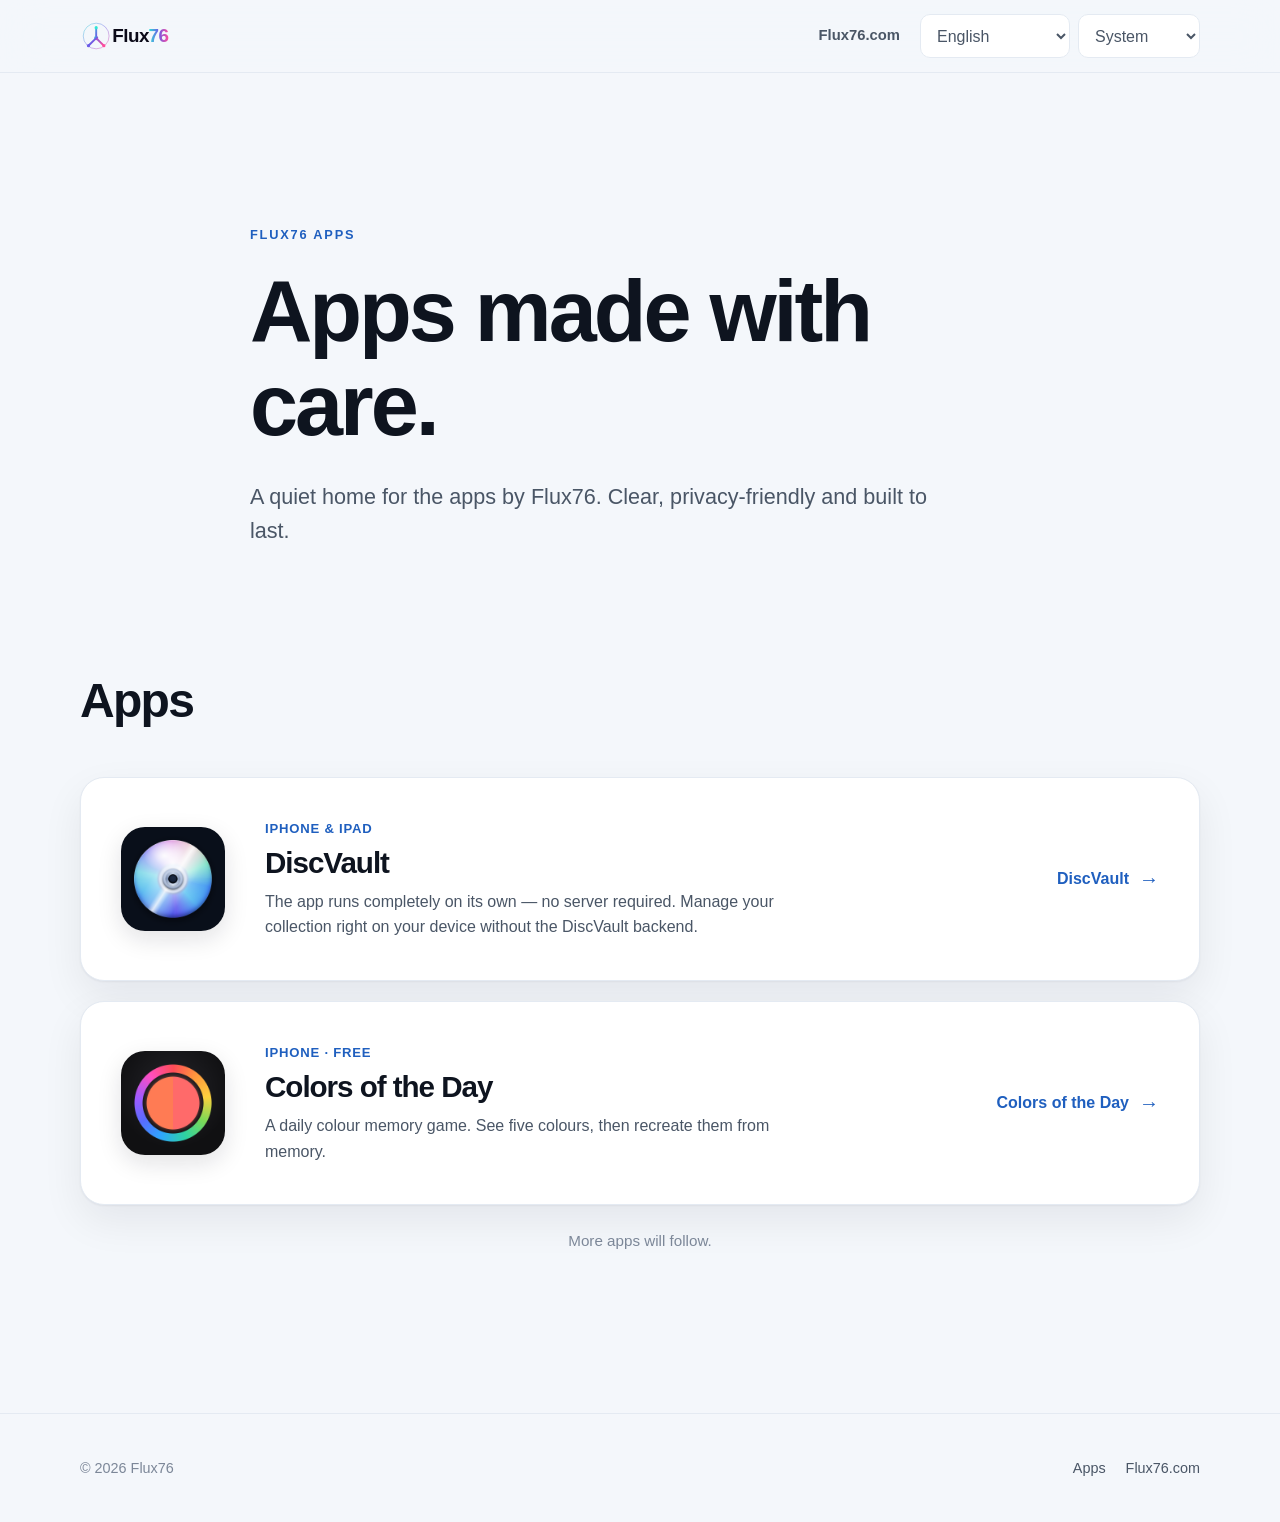
<file: index.html>
<!doctype html>
<html lang="en">
<head>
  <meta charset="utf-8">
  <meta name="viewport" content="width=device-width, initial-scale=1">
  <title>Flux76 Apps</title>
  <meta name="description" content="Discover the official apps by Flux76: thoughtful, privacy-friendly software for iPhone and iPad, built to last.">
  <meta name="author" content="Flux76">
  <meta name="robots" content="index, follow, max-image-preview:large, max-snippet:-1, max-video-preview:-1">
  <meta property="og:title" content="Flux76 Apps">
  <meta property="og:description" content="Thoughtful, privacy-friendly apps made by Flux76 and built to last.">
  <meta property="og:type" content="website">
  <meta property="og:url" content="https://flux76.app/">
  <meta property="og:site_name" content="Flux76 Apps">
  <meta property="og:image" content="https://flux76.app/og-image.png">
  <meta property="og:image:width" content="1200">
  <meta property="og:image:height" content="630">
  <meta property="og:image:alt" content="Flux76 Apps">
  <meta name="twitter:card" content="summary_large_image">
  <meta name="twitter:title" content="Flux76 Apps">
  <meta name="twitter:description" content="Thoughtful, privacy-friendly apps made by Flux76 and built to last.">
  <meta name="twitter:image" content="https://flux76.app/og-image.png">
  <meta name="twitter:image:alt" content="Flux76 Apps">
  <link rel="canonical" href="https://flux76.app/">
  <link rel="icon" href="/favicon.svg" type="image/svg+xml">
  <link rel="stylesheet" href="/assets/site.css">
  <script type="application/ld+json">
    {
      "@context": "https://schema.org",
      "@graph": [
        {
          "@type": "Organization",
          "@id": "https://flux76.com/#organization",
          "name": "Flux76",
          "url": "https://flux76.com/",
          "logo": {
            "@type": "ImageObject",
            "url": "https://flux76.app/assets/img/flux76-mark.svg"
          },
          "sameAs": [
            "https://github.com/Flux76HQ",
            "https://bsky.app/profile/flux76hq.bsky.social"
          ]
        },
        {
          "@type": "WebSite",
          "@id": "https://flux76.app/#website",
          "url": "https://flux76.app/",
          "name": "Flux76 Apps",
          "description": "The official catalog of apps developed by Flux76.",
          "publisher": {
            "@id": "https://flux76.com/#organization"
          },
          "inLanguage": "en"
        },
        {
          "@type": "CollectionPage",
          "@id": "https://flux76.app/#webpage",
          "url": "https://flux76.app/",
          "name": "Flux76 Apps",
          "description": "Discover thoughtful, privacy-friendly apps made by Flux76.",
          "isPartOf": {
            "@id": "https://flux76.app/#website"
          },
          "about": {
            "@id": "https://flux76.com/#organization"
          },
          "mainEntity": {
            "@type": "ItemList",
            "numberOfItems": 2,
            "itemListElement": [
              {
                "@type": "ListItem",
                "position": 1,
                "name": "DiscVault",
                "url": "https://flux76.app/discvault/"
              },
              {
                "@type": "ListItem",
                "position": 2,
                "name": "Colors of the Day",
                "url": "https://flux76.app/colors-of-the-day/"
              }
            ]
          },
          "inLanguage": "en"
        }
      ]
    }
  </script>
  <script>
    (() => {
      const theme = localStorage.getItem("flux76-theme");
      if (theme === "light" || theme === "dark") {
        document.documentElement.dataset.theme = theme;
      }
    })();
  </script>
</head>
<body data-page="home">
  <header class="site-header">
    <nav class="shell nav" aria-label="Primary">
      <a class="brand" href="/" aria-label="Flux76 Apps">
        <img class="logo-light" src="/assets/img/flux76-lockup-light.svg" alt="Flux76" width="1360" height="360">
        <img class="logo-dark" src="/assets/img/flux76-lockup-dark.svg" alt="Flux76" width="1360" height="360">
        <img class="logo-mark" src="/assets/img/flux76-mark.svg" alt="Flux76" width="360" height="360">
      </a>
      <div class="nav-actions">
        <a class="nav-link" href="https://flux76.com">Flux76.com</a>
        <select class="control language-select" aria-label="Language">
          <option value="en">English</option>
          <option value="cs">Čeština</option>
          <option value="da">Dansk</option>
          <option value="de">Deutsch</option>
          <option value="el">Ελληνικά</option>
          <option value="es">Español</option>
          <option value="fi">Suomi</option>
          <option value="fr">Français</option>
          <option value="hu">Magyar</option>
          <option value="it">Italiano</option>
          <option value="ja">日本語</option>
          <option value="ko">한국어</option>
          <option value="nl">Nederlands</option>
          <option value="no">Norsk</option>
          <option value="pl">Polski</option>
          <option value="pt">Português</option>
          <option value="sv">Svenska</option>
          <option value="tr">Türkçe</option>
          <option value="uk">Українська</option>
          <option value="zh">中文</option>
        </select>
        <select class="control theme-select" aria-label="Appearance">
          <option value="system">System</option>
          <option value="light">Light</option>
          <option value="dark">Dark</option>
        </select>
      </div>
    </nav>
  </header>

  <main>
    <section class="hero">
      <div class="shell hero-copy">
        <p class="eyebrow">Flux76 apps</p>
        <h1 data-i18n="hero_title">Apps made with care.</h1>
        <p class="hero-lede" data-i18n="hero_lede">A quiet home for the apps by Flux76. Clear, privacy-friendly and built to last.</p>
      </div>
    </section>

    <section class="apps-section" aria-labelledby="apps-title">
      <div class="shell">
        <div class="section-heading">
          <h2 id="apps-title">Apps</h2>
        </div>

        <a class="app-card" href="/discvault/">
          <img class="app-icon" src="/assets/img/discvault-icon.png" alt="DiscVault" width="512" height="512">
          <div>
            <p class="app-meta" data-i18n="app_platform">iPhone and iPad</p>
            <h3>DiscVault</h3>
            <p class="app-summary" data-i18n="app_description">Bring your 4K UHD, Blu-ray and DVD collection together in one clear library.</p>
          </div>
          <span class="card-action">DiscVault</span>
        </a>

        <a class="app-card" href="/colors-of-the-day/">
          <img class="app-icon" src="/assets/img/colors-of-the-day/icon.png" alt="Colors of the Day" width="512" height="512">
          <div>
            <p class="app-meta" data-i18n="cotd_platform">iPhone · Free</p>
            <h3>Colors of the Day</h3>
            <p class="app-summary" data-i18n="cotd_description">A daily colour memory game. See five colours, then recreate them from memory.</p>
          </div>
          <span class="card-action">Colors of the Day</span>
        </a>

        <p class="coming-note" data-i18n="coming_note">More apps will follow.</p>
      </div>
    </section>
  </main>

  <footer class="site-footer">
    <div class="shell footer-inner">
      <p>&copy; <span data-current-year></span> Flux76</p>
      <div class="footer-links">
        <a href="/">Apps</a>
        <a href="https://flux76.com">Flux76.com</a>
      </div>
    </div>
  </footer>

  <script src="/assets/site.js"></script>
</body>
</html>
</file>
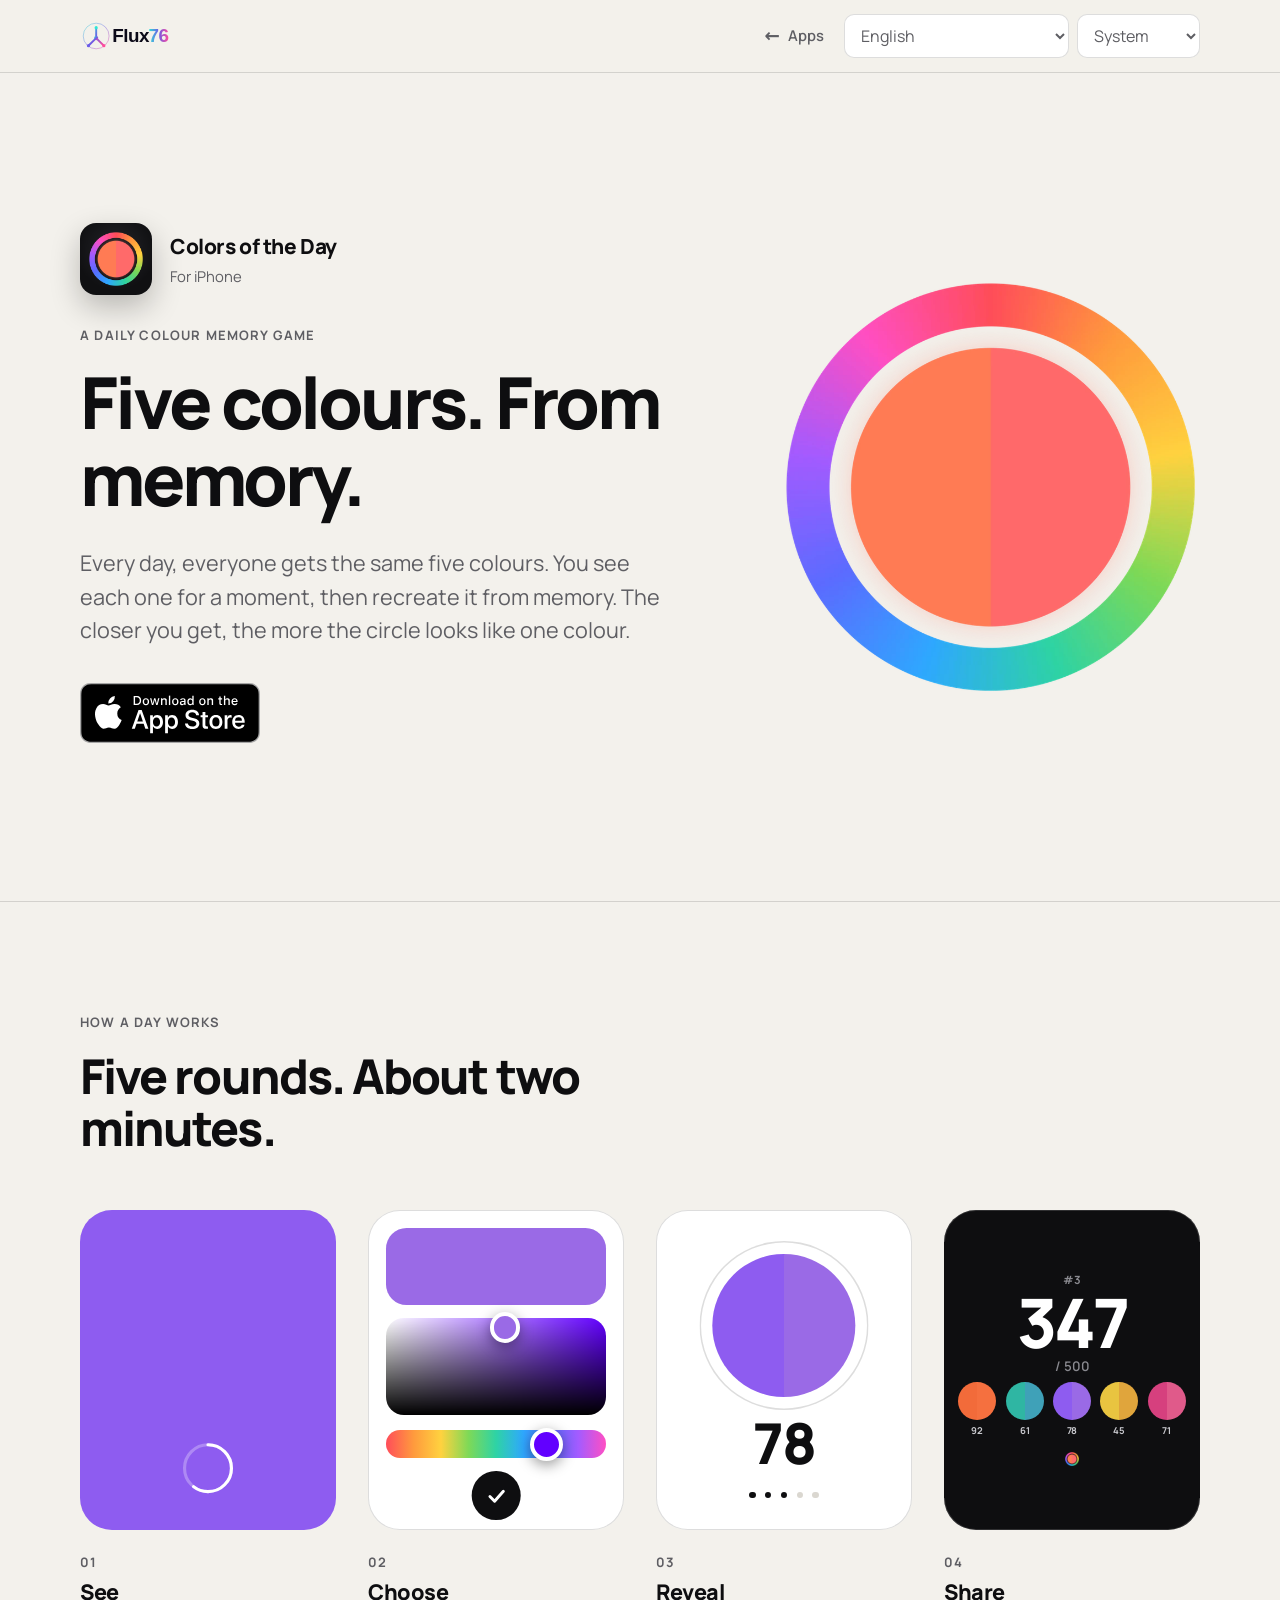
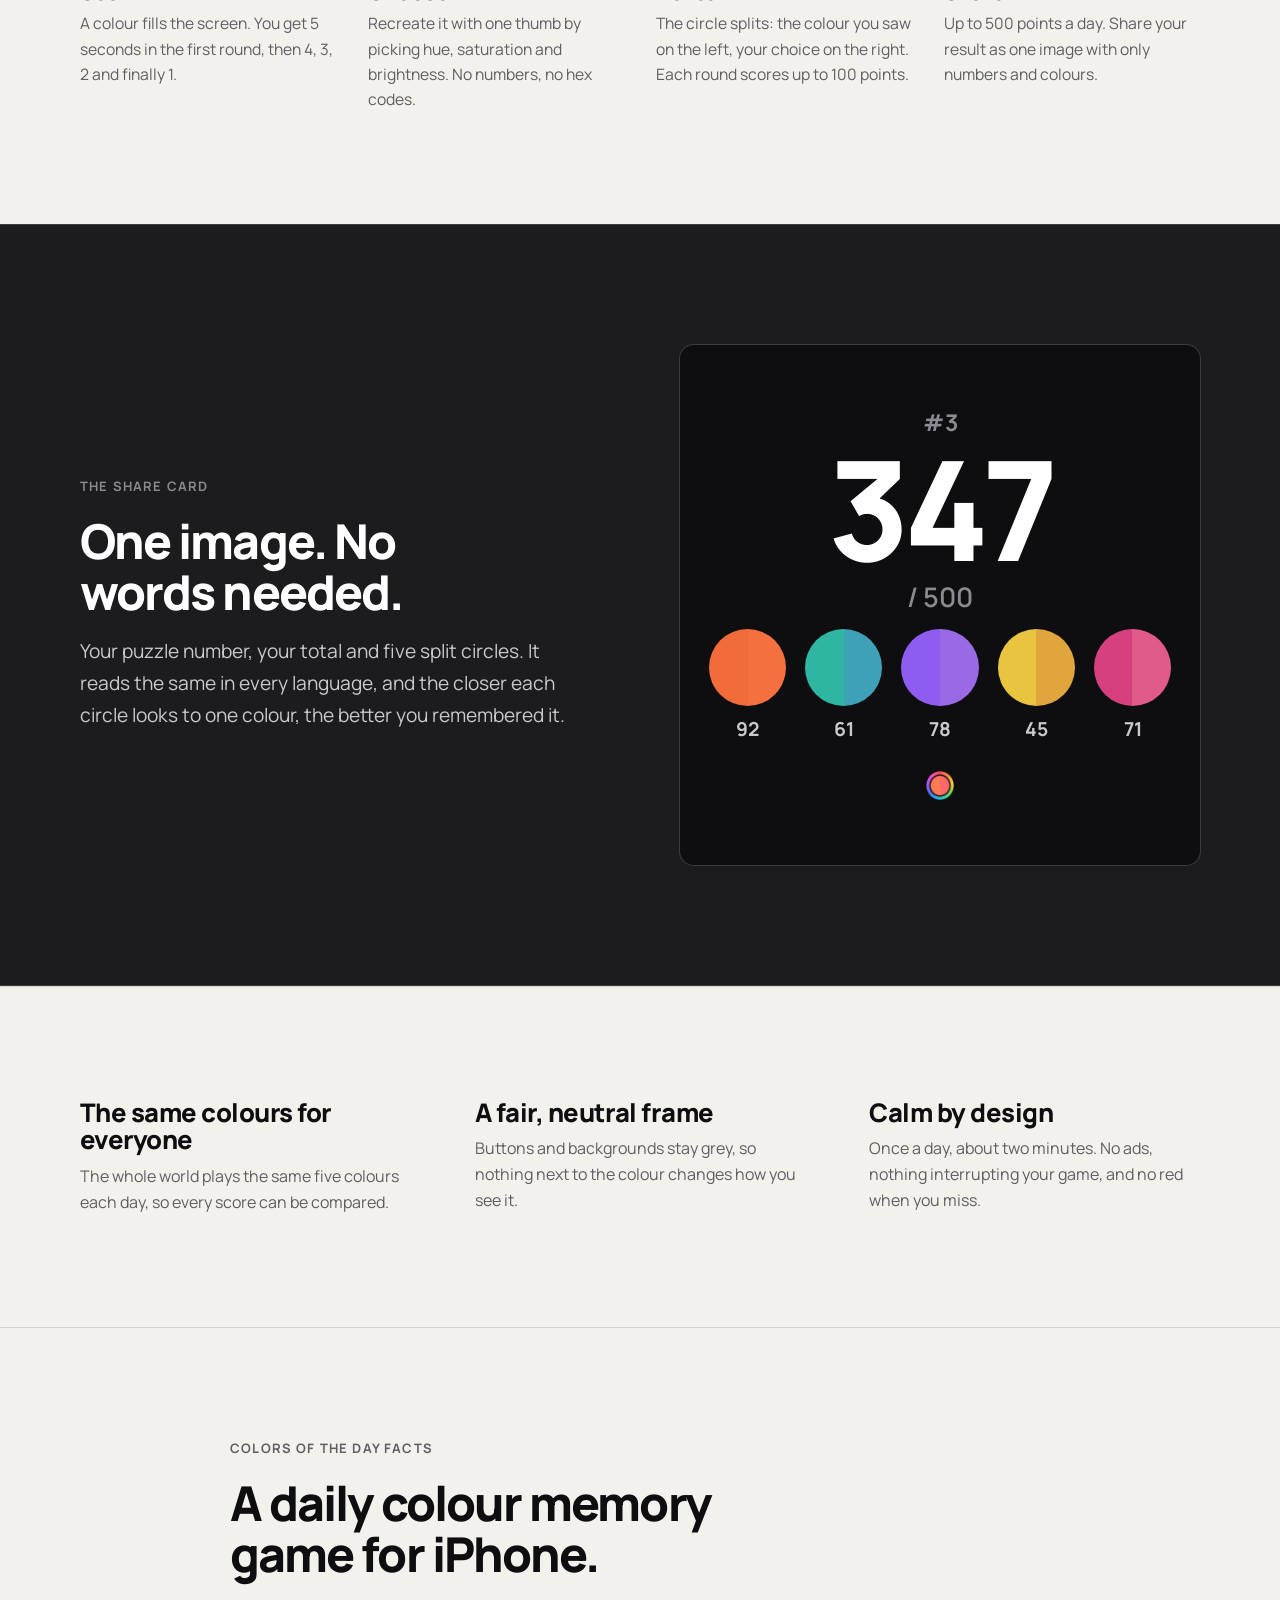
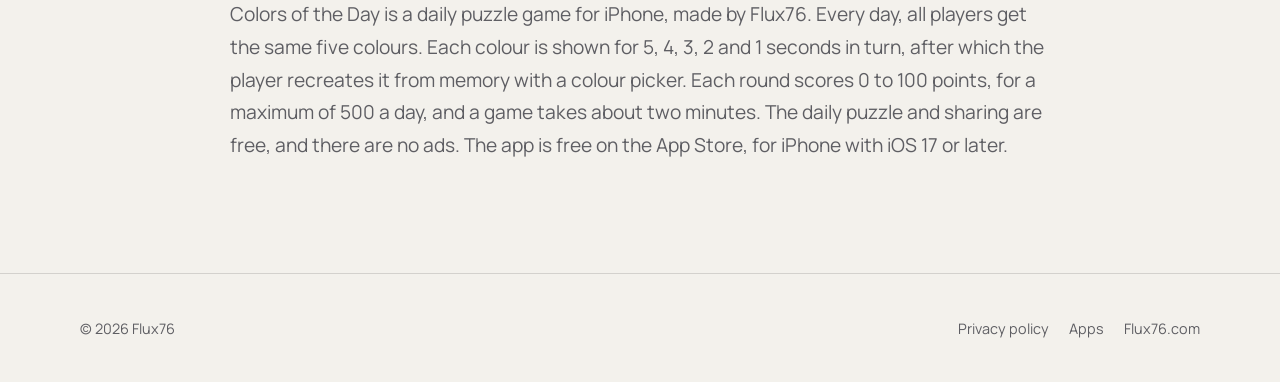
<file: colors-of-the-day/index.html>
<!doctype html>
<html lang="en">
<head>
  <meta charset="utf-8">
  <meta name="viewport" content="width=device-width, initial-scale=1">
  <title>Colors of the Day — Daily Colour Memory Game for iPhone | Flux76</title>
  <meta name="description" content="Colors of the Day is a daily colour memory game for iPhone. See five colours, recreate them from memory and share your score. Free on the App Store.">
  <meta name="apple-itunes-app" content="app-id=6832338459, app-argument=https://flux76.app/colors-of-the-day/">
  <meta name="author" content="Flux76">
  <meta name="robots" content="index, follow, max-image-preview:large, max-snippet:-1, max-video-preview:-1">
  <meta name="theme-color" content="#F3F1EC" media="(prefers-color-scheme: light)">
  <meta name="theme-color" content="#0E0E10" media="(prefers-color-scheme: dark)">
  <meta property="og:title" content="Colors of the Day — Five colours. From memory.">
  <meta property="og:description" content="A daily colour memory game for iPhone. Everyone gets the same five colours; recreate each one from memory. Free on the App Store.">
  <meta property="og:type" content="website">
  <meta property="og:url" content="https://flux76.app/colors-of-the-day/">
  <meta property="og:site_name" content="Flux76 Apps">
  <meta property="og:image" content="https://flux76.app/assets/img/colors-of-the-day/og.png">
  <meta property="og:image:width" content="1200">
  <meta property="og:image:height" content="630">
  <meta property="og:image:alt" content="Colors of the Day — a daily colour memory game for iPhone">
  <meta name="twitter:card" content="summary_large_image">
  <meta name="twitter:title" content="Colors of the Day — Five colours. From memory.">
  <meta name="twitter:description" content="A daily colour memory game for iPhone. Free on the App Store.">
  <meta name="twitter:image" content="https://flux76.app/assets/img/colors-of-the-day/og.png">
  <meta name="twitter:image:alt" content="Colors of the Day — a daily colour memory game for iPhone">
  <link rel="canonical" href="https://flux76.app/colors-of-the-day/">
  <link rel="icon" href="/favicon.svg" type="image/svg+xml">
  <link rel="preload" href="/assets/fonts/manrope/manrope-latin-wght-normal.woff2" as="font" type="font/woff2" crossorigin>
  <link rel="stylesheet" href="/assets/site.css">
  <link rel="stylesheet" href="/assets/colors-of-the-day.css">
  <script type="application/ld+json">
    {
      "@context": "https://schema.org",
      "@graph": [
        {
          "@type": "Organization",
          "@id": "https://flux76.com/#organization",
          "name": "Flux76",
          "url": "https://flux76.com/",
          "logo": {
            "@type": "ImageObject",
            "url": "https://flux76.app/assets/img/flux76-mark.svg"
          },
          "sameAs": [
            "https://github.com/Flux76HQ",
            "https://bsky.app/profile/flux76hq.bsky.social"
          ]
        },
        {
          "@type": "WebSite",
          "@id": "https://flux76.app/#website",
          "url": "https://flux76.app/",
          "name": "Flux76 Apps",
          "publisher": {
            "@id": "https://flux76.com/#organization"
          },
          "inLanguage": "en"
        },
        {
          "@type": "ImageObject",
          "@id": "https://flux76.app/colors-of-the-day/#primaryimage",
          "url": "https://flux76.app/assets/img/colors-of-the-day/og.png",
          "contentUrl": "https://flux76.app/assets/img/colors-of-the-day/og.png",
          "width": 1200,
          "height": 630,
          "caption": "Colors of the Day — a daily colour memory game for iPhone"
        },
        {
          "@type": "WebPage",
          "@id": "https://flux76.app/colors-of-the-day/#webpage",
          "url": "https://flux76.app/colors-of-the-day/",
          "name": "Colors of the Day — Daily Colour Memory Game for iPhone",
          "description": "Colors of the Day is a daily colour memory game for iPhone by Flux76, free on the App Store.",
          "isPartOf": {
            "@id": "https://flux76.app/#website"
          },
          "primaryImageOfPage": {
            "@id": "https://flux76.app/colors-of-the-day/#primaryimage"
          },
          "mainEntity": {
            "@id": "https://flux76.app/colors-of-the-day/#app"
          },
          "inLanguage": "en",
          "dateModified": "2026-11-23"
        },
        {
          "@type": [
            "MobileApplication",
            "SoftwareApplication"
          ],
          "@id": "https://flux76.app/colors-of-the-day/#app",
          "name": "Colors of the Day",
          "url": "https://flux76.app/colors-of-the-day/",
          "description": "Colors of the Day is a daily colour memory game for iPhone. Every day all players get the same five colours. Each colour is shown for 5, 4, 3, 2 and 1 seconds in turn, then recreated from memory with a colour picker. Each round scores 0 to 100 points, up to 500 a day.",
          "applicationCategory": "GameApplication",
          "applicationSubCategory": "Daily puzzle game",
          "genre": "Puzzle",
          "operatingSystem": "iOS 17.0 or later",
          "availableOnDevice": [
            "iPhone"
          ],
          "softwareVersion": "1.0",
          "datePublished": "2026-11-22",
          "contentRating": "4+",
          "downloadUrl": "https://apps.apple.com/app/colors-of-the-day/id6832338459",
          "installUrl": "https://apps.apple.com/app/colors-of-the-day/id6832338459",
          "image": {
            "@id": "https://flux76.app/colors-of-the-day/#primaryimage"
          },
          "publisher": {
            "@id": "https://flux76.com/#organization"
          },
          "author": {
            "@id": "https://flux76.com/#organization"
          },
          "isAccessibleForFree": true,
          "offers": {
            "@type": "Offer",
            "url": "https://apps.apple.com/app/colors-of-the-day/id6832338459",
            "price": "0.00",
            "priceCurrency": "EUR",
            "availability": "https://schema.org/InStock"
          },
          "featureList": [
            "The same five colours for every player, every day",
            "Viewing time of 5, 4, 3, 2 and 1 seconds across five rounds",
            "One-thumb colour picker for hue, saturation and brightness",
            "Split-circle reveal with 0 to 100 points per round",
            "Language-free share card with numbers and colours only",
            "Neutral grey interface so nothing alters how a colour is seen",
            "No advertising"
          ],
          "inLanguage": [
            "en",
            "nl"
          ],
          "sameAs": [
            "https://apps.apple.com/app/colors-of-the-day/id6832338459"
          ],
          "potentialAction": {
            "@type": "DownloadAction",
            "target": "https://apps.apple.com/app/colors-of-the-day/id6832338459"
          },
          "mainEntityOfPage": {
            "@id": "https://flux76.app/colors-of-the-day/#webpage"
          },
          "dateModified": "2026-11-23"
        }
      ]
    }
  </script>
  <script>
    (() => {
      const theme = localStorage.getItem("flux76-theme");
      if (theme === "light" || theme === "dark") {
        document.documentElement.dataset.theme = theme;
      }
    })();
  </script>
</head>
<body class="cotd" data-page="colors-of-the-day">
  <header class="site-header">
    <nav class="shell nav" aria-label="Primary">
      <a class="brand" href="/" aria-label="Flux76 Apps">
        <img class="logo-light" src="/assets/img/flux76-lockup-light.svg" alt="Flux76" width="1360" height="360">
        <img class="logo-dark" src="/assets/img/flux76-lockup-dark.svg" alt="Flux76" width="1360" height="360">
        <img class="logo-mark" src="/assets/img/flux76-mark.svg" alt="Flux76" width="360" height="360">
      </a>
      <div class="nav-actions">
        <a class="back-link" href="/">Apps</a>
        <select class="control language-select" aria-label="Language">
          <option value="en">English</option>
          <option value="cs">Čeština</option>
          <option value="da">Dansk</option>
          <option value="de">Deutsch</option>
          <option value="el">Ελληνικά</option>
          <option value="es">Español</option>
          <option value="fi">Suomi</option>
          <option value="fr">Français</option>
          <option value="hr">Hrvatski</option>
          <option value="hu">Magyar</option>
          <option value="it">Italiano</option>
          <option value="ja">日本語</option>
          <option value="ko">한국어</option>
          <option value="nl">Nederlands</option>
          <option value="no">Norsk</option>
          <option value="pl">Polski</option>
          <option value="pt">Português (Portugal)</option>
          <option value="pt-BR">Português (Brasil)</option>
          <option value="ro">Română</option>
          <option value="ru">Русский</option>
          <option value="sk">Slovenčina</option>
          <option value="sl">Slovenščina</option>
          <option value="sv">Svenska</option>
          <option value="tr">Türkçe</option>
          <option value="uk">Українська</option>
          <option value="zh">中文</option>
        </select>
        <select class="control theme-select" aria-label="Appearance">
          <option value="system">System</option>
          <option value="light">Light</option>
          <option value="dark">Dark</option>
        </select>
      </div>
    </nav>
  </header>

  <main>
    <section class="shell product-hero">
      <div class="product-copy">
        <div class="product-lockup">
          <img class="app-icon" src="/assets/img/colors-of-the-day/icon.png" alt="Colors of the Day" width="512" height="512">
          <div>
            <p class="product-name">Colors of the Day</p>
            <p class="product-platform" data-i18n="platform">For iPhone</p>
          </div>
        </div>
        <p class="eyebrow" data-i18n="eyebrow">A daily colour memory game</p>
        <h1 data-i18n="hero_title">Five colours. From memory.</h1>
        <p class="hero-lede" data-i18n="hero_lede">Every day, everyone gets the same five colours. You see each one for a moment, then recreate it from memory. The closer you get, the more the circle looks like one colour.</p>

        <a class="store-link" href="https://apps.apple.com/app/colors-of-the-day/id6832338459" data-i18n-aria="store_aria" aria-label="Download Colors of the Day on the App Store">
          <img class="store-badge" src="/assets/img/app-store-badge-en.svg" alt="" width="120" height="40">
        </a>
      </div>

      <div class="product-visual">
        <figure class="cotd-mark">
          <img class="cotd-mark-light" src="/assets/img/colors-of-the-day/mark-light.webp" alt="" width="760" height="760">
          <img class="cotd-mark-dark" src="/assets/img/colors-of-the-day/mark-dark.webp" alt="" width="760" height="760">
        </figure>
      </div>
    </section>

    <section class="cotd-steps" aria-labelledby="steps-title">
      <div class="shell">
        <div class="cotd-section-heading">
          <p class="eyebrow" data-i18n="steps_eyebrow">How a day works</p>
          <h2 id="steps-title" data-i18n="steps_title">Five rounds. About two minutes.</h2>
        </div>

        <ol class="cotd-step-grid">
          <li class="cotd-step">
            <div class="cotd-visual cotd-visual--see" aria-hidden="true">
              <svg class="cotd-timer" viewBox="0 0 72 72"><circle class="cotd-timer-track" cx="36" cy="36" r="30"/><circle cx="36" cy="36" r="30" stroke-linecap="round" stroke-dasharray="188.5" stroke-dashoffset="75" transform="rotate(-90 36 36)"/></svg>
            </div>
            <div>
              <span class="cotd-step-number">01</span>
              <h3 data-i18n="step_1_title">See</h3>
              <p data-i18n="step_1_text">A colour fills the screen. You get 5 seconds in the first round, then 4, 3, 2 and finally 1.</p>
            </div>
          </li>
          <li class="cotd-step">
            <div class="cotd-visual cotd-visual--choose" aria-hidden="true">
              <div class="cotd-picker-swatch"></div>
              <div class="cotd-picker-panel"></div>
              <div class="cotd-picker-handle cotd-picker-handle--panel"></div>
              <div class="cotd-picker-hue"></div>
              <div class="cotd-picker-handle cotd-picker-handle--hue"></div>
              <div class="cotd-picker-confirm"><svg viewBox="0 0 40 40"><path d="M9 21.5l8 8 15-17"/></svg></div>
            </div>
            <div>
              <span class="cotd-step-number">02</span>
              <h3 data-i18n="step_2_title">Choose</h3>
              <p data-i18n="step_2_text">Recreate it with one thumb by picking hue, saturation and brightness. No numbers, no hex codes.</p>
            </div>
          </li>
          <li class="cotd-step">
            <div class="cotd-visual cotd-visual--reveal" aria-hidden="true">
              <div class="cotd-reveal-ring"></div>
              <div class="cotd-split cotd-reveal-split" style="--target: #8E5CF0; --choice: #9A6AE6;"></div>
              <div class="cotd-reveal-score">78</div>
              <div class="cotd-dots"><span class="is-done"></span><span class="is-done"></span><span class="is-done"></span><span></span><span></span></div>
            </div>
            <div>
              <span class="cotd-step-number">03</span>
              <h3 data-i18n="step_3_title">Reveal</h3>
              <p data-i18n="step_3_text">The circle splits: the colour you saw on the left, your choice on the right. Each round scores up to 100 points.</p>
            </div>
          </li>
          <li class="cotd-step">
            <div class="cotd-visual cotd-visual--share" aria-hidden="true">
              <div class="cotd-card">
                <p class="cotd-card-number">#3</p>
                <p class="cotd-card-total">347</p>
                <p class="cotd-card-of">/ 500</p>
                <div class="cotd-card-rounds">
                  <div class="cotd-card-round"><div class="cotd-split" style="--target: #F26B3A; --choice: #F5703F;"></div><span>92</span></div>
                  <div class="cotd-card-round"><div class="cotd-split" style="--target: #2FB6A3; --choice: #3FA1B8;"></div><span>61</span></div>
                  <div class="cotd-card-round"><div class="cotd-split" style="--target: #8E5CF0; --choice: #9A6AE6;"></div><span>78</span></div>
                  <div class="cotd-card-round"><div class="cotd-split" style="--target: #E9C440; --choice: #E0A53C;"></div><span>45</span></div>
                  <div class="cotd-card-round"><div class="cotd-split" style="--target: #D6407E; --choice: #E05A8A;"></div><span>71</span></div>
                </div>
                <img class="cotd-card-mark" src="/assets/img/colors-of-the-day/mark-dark-small.webp" alt="" width="120" height="120">
              </div>
            </div>
            <div>
              <span class="cotd-step-number">04</span>
              <h3 data-i18n="step_4_title">Share</h3>
              <p data-i18n="step_4_text">Up to 500 points a day. Share your result as one image with only numbers and colours.</p>
            </div>
          </li>
        </ol>
      </div>
    </section>

    <section class="cotd-share" aria-labelledby="share-title">
      <div class="shell cotd-share-inner">
        <div class="cotd-share-copy">
          <p class="eyebrow" data-i18n="share_eyebrow">The share card</p>
          <h2 id="share-title" data-i18n="share_title">One image. No words needed.</h2>
          <p data-i18n="share_text">Your puzzle number, your total and five split circles. It reads the same in every language, and the closer each circle looks to one colour, the better you remembered it.</p>
        </div>
        <div class="cotd-card" role="img" aria-label="Example share card: puzzle 3, 347 out of 500 points, five split circles" data-i18n-aria="share_card_label">
          <p class="cotd-card-number" aria-hidden="true">#3</p>
          <p class="cotd-card-total" aria-hidden="true">347</p>
          <p class="cotd-card-of" aria-hidden="true">/ 500</p>
          <div class="cotd-card-rounds" aria-hidden="true">
            <div class="cotd-card-round"><div class="cotd-split" style="--target: #F26B3A; --choice: #F5703F;"></div><span>92</span></div>
            <div class="cotd-card-round"><div class="cotd-split" style="--target: #2FB6A3; --choice: #3FA1B8;"></div><span>61</span></div>
            <div class="cotd-card-round"><div class="cotd-split" style="--target: #8E5CF0; --choice: #9A6AE6;"></div><span>78</span></div>
            <div class="cotd-card-round"><div class="cotd-split" style="--target: #E9C440; --choice: #E0A53C;"></div><span>45</span></div>
            <div class="cotd-card-round"><div class="cotd-split" style="--target: #D6407E; --choice: #E05A8A;"></div><span>71</span></div>
          </div>
          <img class="cotd-card-mark" src="/assets/img/colors-of-the-day/mark-dark-small.webp" alt="" width="120" height="120">
        </div>
      </div>
    </section>

    <section class="benefits" aria-label="Colors of the Day principles" data-i18n-aria="benefits_label">
      <div class="shell benefit-grid">
        <article class="benefit">
          <h3 data-i18n="benefit_1_title">The same colours for everyone</h3>
          <p data-i18n="benefit_1_text">The whole world plays the same five colours each day, so every score can be compared.</p>
        </article>
        <article class="benefit">
          <h3 data-i18n="benefit_2_title">A fair, neutral frame</h3>
          <p data-i18n="benefit_2_text">Buttons and backgrounds stay grey, so nothing next to the colour changes how you see it.</p>
        </article>
        <article class="benefit">
          <h3 data-i18n="benefit_3_title">Calm by design</h3>
          <p data-i18n="benefit_3_text">Once a day, about two minutes. No ads, nothing interrupting your game, and no red when you miss.</p>
        </article>
      </div>
    </section>

    <section class="product-summary" aria-labelledby="product-summary-title">
      <div class="shell product-summary-copy">
        <p class="eyebrow" data-i18n="facts_eyebrow">Colors of the Day facts</p>
        <h2 id="product-summary-title" data-i18n="facts_title">A daily colour memory game for iPhone.</h2>
        <p data-i18n="facts_text">Colors of the Day is a daily puzzle game for iPhone, made by Flux76. Every day, all players get the same five colours. Each colour is shown for 5, 4, 3, 2 and 1 seconds in turn, after which the player recreates it from memory with a colour picker. Each round scores 0 to 100 points, for a maximum of 500 a day, and a game takes about two minutes. The daily puzzle and sharing are free, and there are no ads. The app is free on the App Store, for iPhone with iOS 17 or later.</p>
      </div>
    </section>
  </main>

  <footer class="site-footer">
    <div class="shell footer-inner">
      <p>&copy; <span data-current-year></span> Flux76</p>
      <div class="footer-links">
        <a href="/colors-of-the-day/privacy/" data-privacy-link data-i18n="privacy_link">Privacy policy</a>
        <a href="/">Apps</a>
        <a href="https://flux76.com">Flux76.com</a>
      </div>
    </div>
  </footer>

  <script src="/assets/site.js"></script>
</body>
</html>
</file>
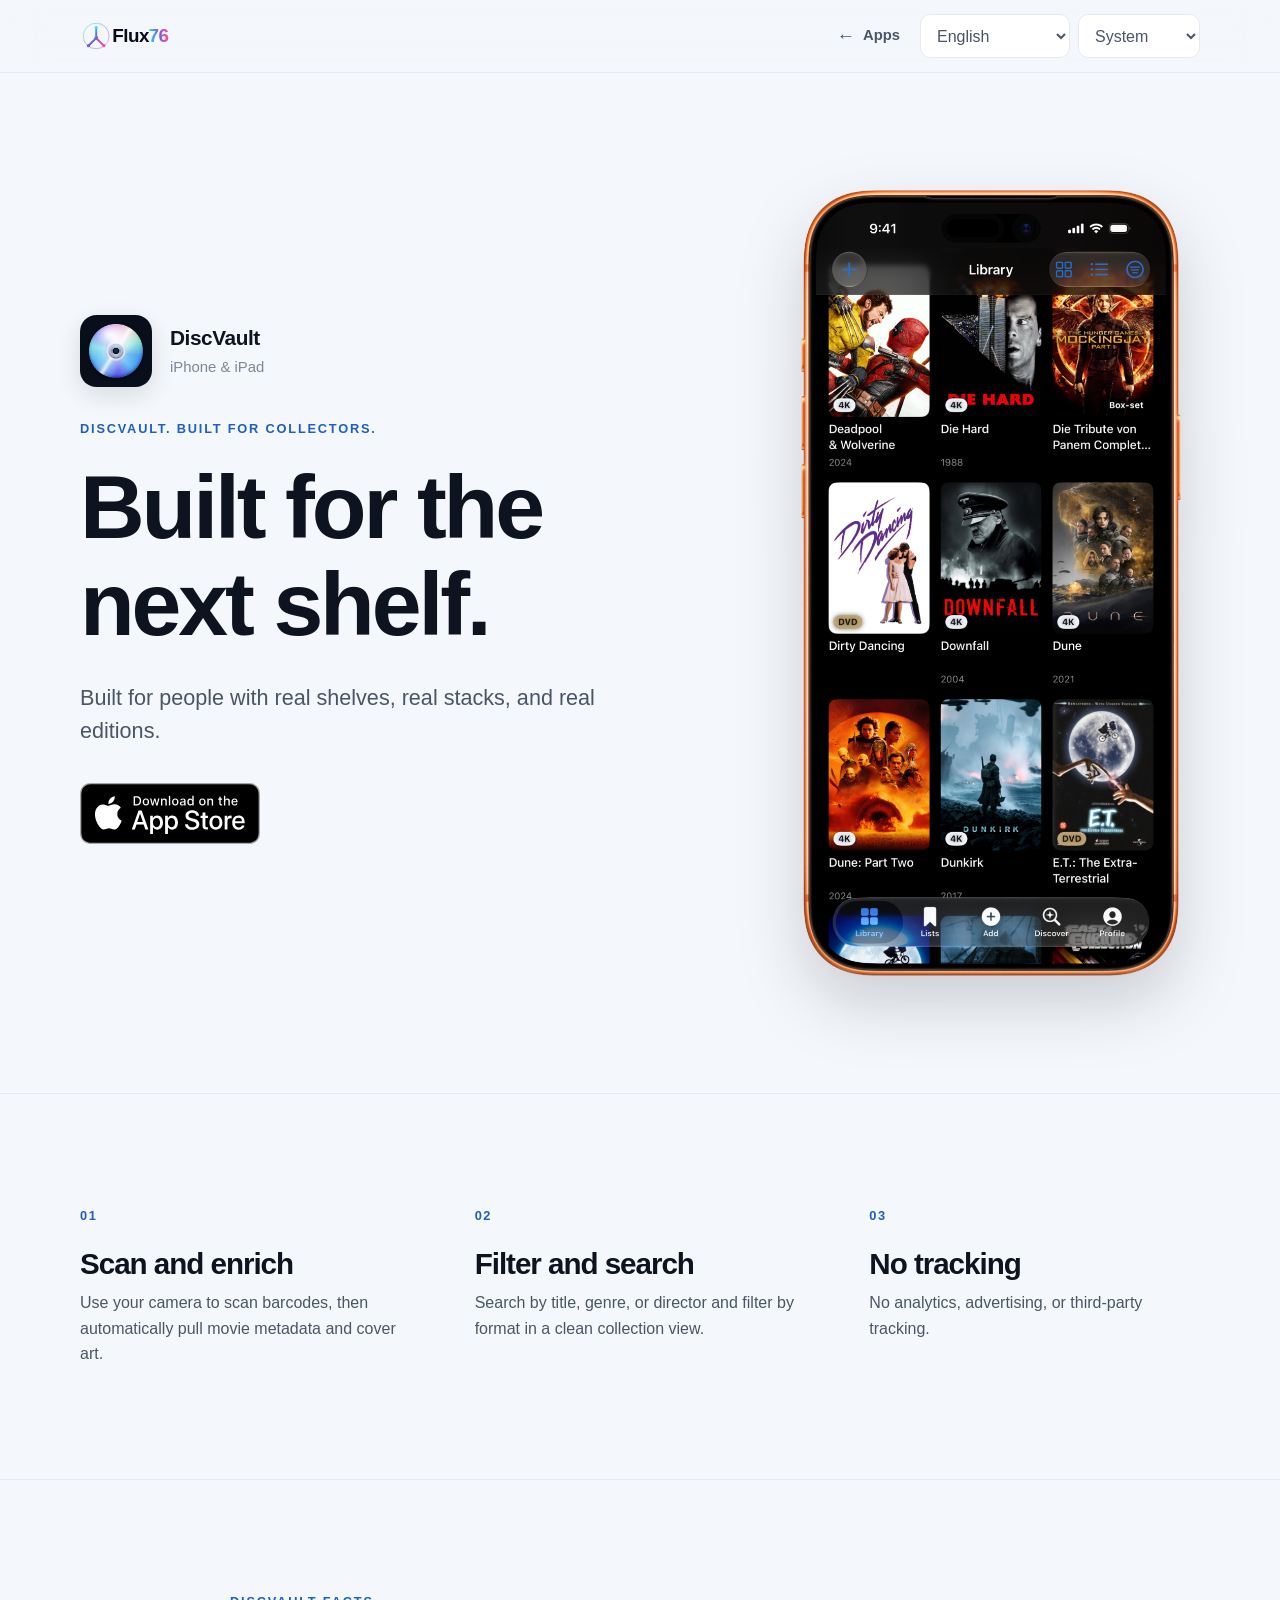
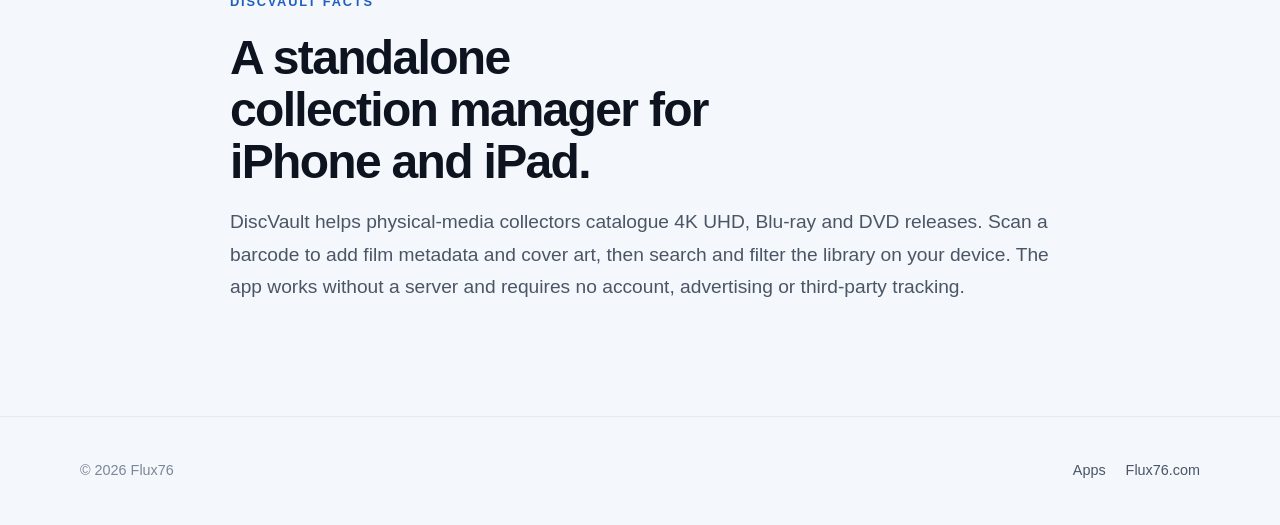
<file: discvault/index.html>
<!doctype html>
<html lang="en">
<head>
  <meta charset="utf-8">
  <meta name="viewport" content="width=device-width, initial-scale=1">
  <title>DiscVault — 4K, Blu-ray &amp; DVD Collection App | Flux76</title>
  <meta name="description" content="DiscVault is an iPhone and iPad app for cataloguing 4K UHD, Blu-ray and DVD collections. Scan barcodes to add metadata and cover art — no server required.">
  <meta name="author" content="Flux76">
  <meta name="robots" content="index, follow, max-image-preview:large, max-snippet:-1, max-video-preview:-1">
  <meta name="apple-itunes-app" content="app-id=6788772918, app-argument=https://flux76.app/discvault/">
  <meta property="og:title" content="DiscVault — Built for collectors">
  <meta property="og:description" content="Scan barcodes and organise every 4K UHD, Blu-ray and DVD edition you own. Available for iPhone and iPad.">
  <meta property="og:type" content="website">
  <meta property="og:url" content="https://flux76.app/discvault/">
  <meta property="og:site_name" content="Flux76 Apps">
  <meta property="og:image" content="https://flux76.app/assets/img/discvault-og.png">
  <meta property="og:image:width" content="1200">
  <meta property="og:image:height" content="630">
  <meta property="og:image:alt" content="DiscVault — Built for collectors">
  <meta name="twitter:card" content="summary_large_image">
  <meta name="twitter:title" content="DiscVault — Built for collectors">
  <meta name="twitter:description" content="Scan barcodes and organise every 4K UHD, Blu-ray and DVD edition you own.">
  <meta name="twitter:image" content="https://flux76.app/assets/img/discvault-og.png">
  <meta name="twitter:image:alt" content="DiscVault — Built for collectors">
  <link rel="canonical" href="https://flux76.app/discvault/">
  <link rel="icon" href="/favicon.svg" type="image/svg+xml">
  <link rel="stylesheet" href="/assets/site.css">
  <script type="application/ld+json">
    {
      "@context": "https://schema.org",
      "@graph": [
        {
          "@type": "Organization",
          "@id": "https://flux76.com/#organization",
          "name": "Flux76",
          "url": "https://flux76.com/",
          "logo": {
            "@type": "ImageObject",
            "url": "https://flux76.app/assets/img/flux76-mark.svg"
          },
          "sameAs": [
            "https://github.com/Flux76HQ",
            "https://bsky.app/profile/flux76hq.bsky.social"
          ]
        },
        {
          "@type": "WebSite",
          "@id": "https://flux76.app/#website",
          "url": "https://flux76.app/",
          "name": "Flux76 Apps",
          "publisher": {
            "@id": "https://flux76.com/#organization"
          },
          "inLanguage": "en"
        },
        {
          "@type": "ImageObject",
          "@id": "https://flux76.app/discvault/#primaryimage",
          "url": "https://flux76.app/assets/img/discvault-og.png",
          "contentUrl": "https://flux76.app/assets/img/discvault-og.png",
          "width": 1200,
          "height": 630,
          "caption": "DiscVault — Built for collectors"
        },
        {
          "@type": "WebPage",
          "@id": "https://flux76.app/discvault/#webpage",
          "url": "https://flux76.app/discvault/",
          "name": "DiscVault — 4K, Blu-ray & DVD Collection App",
          "description": "DiscVault is a standalone iPhone and iPad app for cataloguing physical film and TV collections.",
          "isPartOf": {
            "@id": "https://flux76.app/#website"
          },
          "primaryImageOfPage": {
            "@id": "https://flux76.app/discvault/#primaryimage"
          },
          "mainEntity": {
            "@id": "https://flux76.app/discvault/#app"
          },
          "inLanguage": "en",
          "dateModified": "2026-08-19"
        },
        {
          "@type": [
            "MobileApplication",
            "SoftwareApplication"
          ],
          "@id": "https://flux76.app/discvault/#app",
          "name": "DiscVault",
          "url": "https://flux76.app/discvault/",
          "description": "DiscVault is a standalone iPhone and iPad app for cataloguing 4K UHD, Blu-ray and DVD collections. Scan barcodes to add film metadata and cover art, then search and filter your library on the device.",
          "applicationCategory": "EntertainmentApplication",
          "applicationSubCategory": "Physical media collection manager",
          "genre": "Entertainment",
          "operatingSystem": "iOS 17.0 or later; iPadOS 17.0 or later",
          "availableOnDevice": [
            "iPhone",
            "iPad"
          ],
          "softwareVersion": "26.7.1",
          "downloadUrl": "https://apps.apple.com/app/discvault/id6788772918",
          "installUrl": "https://apps.apple.com/app/discvault/id6788772918",
          "screenshot": "https://flux76.app/assets/img/discvault-library.png",
          "image": {
            "@id": "https://flux76.app/discvault/#primaryimage"
          },
          "publisher": {
            "@id": "https://flux76.com/#organization"
          },
          "author": {
            "@id": "https://flux76.com/#organization"
          },
          "isAccessibleForFree": true,
          "offers": {
            "@type": "Offer",
            "url": "https://apps.apple.com/app/discvault/id6788772918",
            "price": "0.00",
            "priceCurrency": "EUR",
            "availability": "https://schema.org/InStock"
          },
          "featureList": [
            "Barcode scanning for physical media",
            "Automatic film metadata and cover art",
            "Search and filtering by title, genre, director and format",
            "4K UHD, Blu-ray and DVD collection management",
            "Standalone operation without a server",
            "No account, advertising or third-party tracking"
          ],
          "inLanguage": [
            "da",
            "de",
            "en",
            "es",
            "fr",
            "it",
            "nl",
            "pl",
            "pt",
            "sv",
            "uk",
            "zh"
          ],
          "sameAs": [
            "https://discvault.eu/",
            "https://apps.apple.com/app/discvault/id6788772918"
          ],
          "potentialAction": {
            "@type": "DownloadAction",
            "target": "https://apps.apple.com/app/discvault/id6788772918"
          },
          "mainEntityOfPage": {
            "@id": "https://flux76.app/discvault/#webpage"
          },
          "dateModified": "2026-08-06"
        }
      ]
    }
  </script>
  <script>
    (() => {
      const theme = localStorage.getItem("flux76-theme");
      if (theme === "light" || theme === "dark") {
        document.documentElement.dataset.theme = theme;
      }
    })();
  </script>
</head>
<body data-page="discvault">
  <header class="site-header">
    <nav class="shell nav" aria-label="Primary">
      <a class="brand" href="/" aria-label="Flux76 Apps">
        <img class="logo-light" src="/assets/img/flux76-lockup-light.svg" alt="Flux76" width="1360" height="360">
        <img class="logo-dark" src="/assets/img/flux76-lockup-dark.svg" alt="Flux76" width="1360" height="360">
        <img class="logo-mark" src="/assets/img/flux76-mark.svg" alt="Flux76" width="360" height="360">
      </a>
      <div class="nav-actions">
        <a class="back-link" href="/">Apps</a>
        <select class="control language-select" aria-label="Language">
          <option value="en">English</option>
          <option value="cs">Čeština</option>
          <option value="da">Dansk</option>
          <option value="de">Deutsch</option>
          <option value="el">Ελληνικά</option>
          <option value="es">Español</option>
          <option value="fi">Suomi</option>
          <option value="fr">Français</option>
          <option value="hu">Magyar</option>
          <option value="it">Italiano</option>
          <option value="ja">日本語</option>
          <option value="ko">한국어</option>
          <option value="nl">Nederlands</option>
          <option value="no">Norsk</option>
          <option value="pl">Polski</option>
          <option value="pt">Português</option>
          <option value="sv">Svenska</option>
          <option value="tr">Türkçe</option>
          <option value="uk">Українська</option>
          <option value="zh">中文</option>
        </select>
        <select class="control theme-select" aria-label="Appearance">
          <option value="system">System</option>
          <option value="light">Light</option>
          <option value="dark">Dark</option>
        </select>
      </div>
    </nav>
  </header>

  <main>
    <section class="shell product-hero">
      <div class="product-copy">
        <div class="product-lockup">
          <img class="app-icon" src="/assets/img/discvault-icon.png" alt="DiscVault" width="512" height="512">
          <div>
            <p class="product-name">DiscVault</p>
            <p class="product-platform" data-i18n="platform">For iPhone and iPad</p>
          </div>
        </div>
        <p class="eyebrow" data-i18n="eyebrow">Your physical media collection</p>
        <h1 data-i18n="hero_title">Your collection. Always close.</h1>
        <p class="hero-lede" data-i18n="hero_lede">Scan a barcode and DiscVault fills in the rest. From 4K UHD and Blu-ray to DVD: organised, searchable and private on your own device.</p>

        <a class="store-link" href="https://apps.apple.com/app/discvault/id6788772918" data-i18n-aria="store_aria" aria-label="Download DiscVault on the App Store">
          <img class="store-badge" src="/assets/img/app-store-badge-en.svg" alt="" width="120" height="40">
        </a>
      </div>

      <div class="product-visual">
        <figure>
          <img class="product-screenshot" src="/assets/img/discvault-library.png" alt="DiscVault library on an iPhone with 4K UHD, Blu-ray and DVD titles" data-i18n-alt="screenshot_alt" width="768" height="1567">
        </figure>
      </div>
    </section>

    <section class="benefits" aria-label="DiscVault benefits">
      <div class="shell benefit-grid">
        <article class="benefit">
          <span class="benefit-number">01</span>
          <h3 data-i18n="benefit_1_title">Scan in seconds</h3>
          <p data-i18n="benefit_1_text">Point your camera at a barcode and add the title, cover and metadata right away.</p>
        </article>
        <article class="benefit">
          <span class="benefit-number">02</span>
          <h3 data-i18n="benefit_2_title">Never buy a duplicate</h3>
          <p data-i18n="benefit_2_text">Search and filter your entire collection, even while standing in front of a full store shelf.</p>
        </article>
        <article class="benefit">
          <span class="benefit-number">03</span>
          <h3 data-i18n="benefit_3_title">Privacy first</h3>
          <p data-i18n="benefit_3_text">No account, ads or tracking. Your collection stays on your device.</p>
        </article>
      </div>
    </section>

    <section class="product-summary" aria-labelledby="product-summary-title">
      <div class="shell product-summary-copy">
        <p class="eyebrow">DiscVault facts</p>
        <h2 id="product-summary-title">A standalone collection manager for iPhone and iPad.</h2>
        <p>DiscVault helps physical-media collectors catalogue 4K UHD, Blu-ray and DVD releases. Scan a barcode to add film metadata and cover art, then search and filter the library on your device. The app works without a server and requires no account, advertising or third-party tracking.</p>
      </div>
    </section>

  </main>

  <footer class="site-footer">
    <div class="shell footer-inner">
      <p>&copy; <span data-current-year></span> Flux76</p>
      <div class="footer-links">
        <a href="/">Apps</a>
        <a href="https://flux76.com">Flux76.com</a>
      </div>
    </div>
  </footer>

  <script src="/assets/site.js"></script>
</body>
</html>
</file>
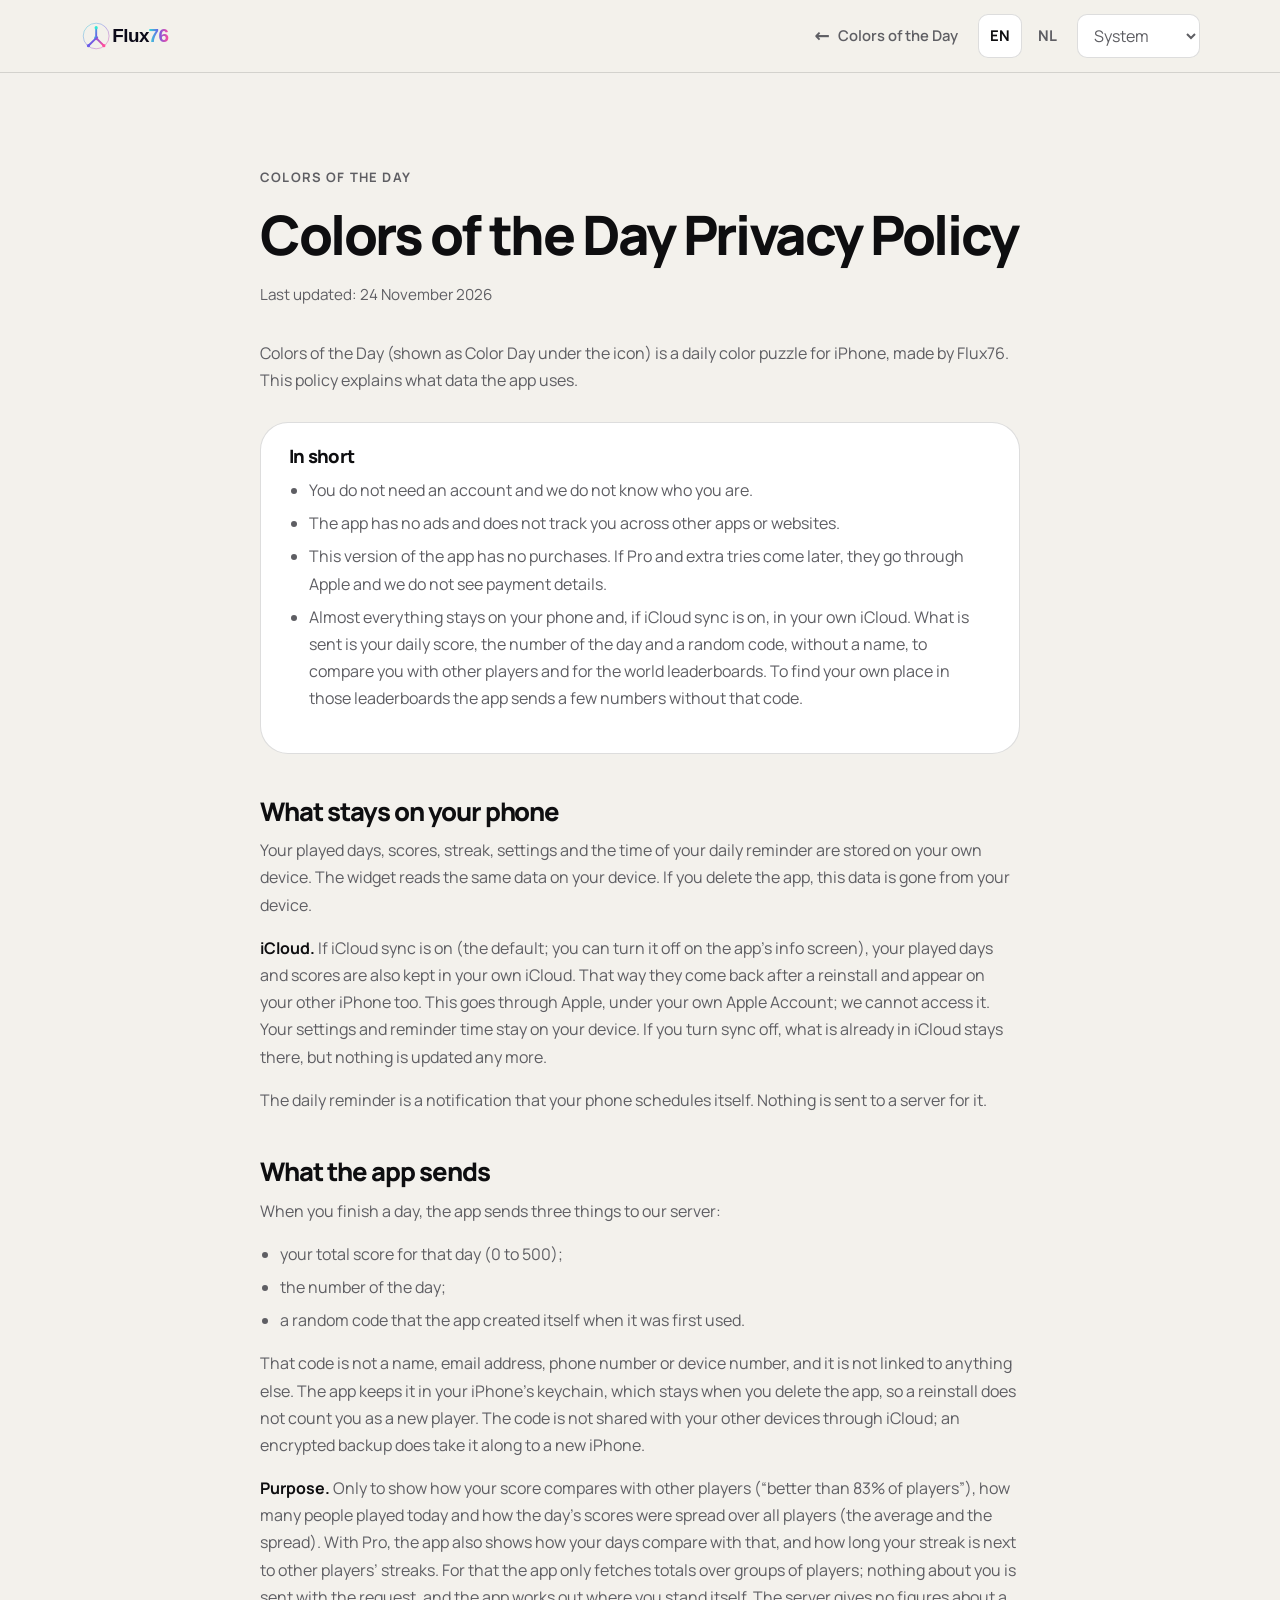
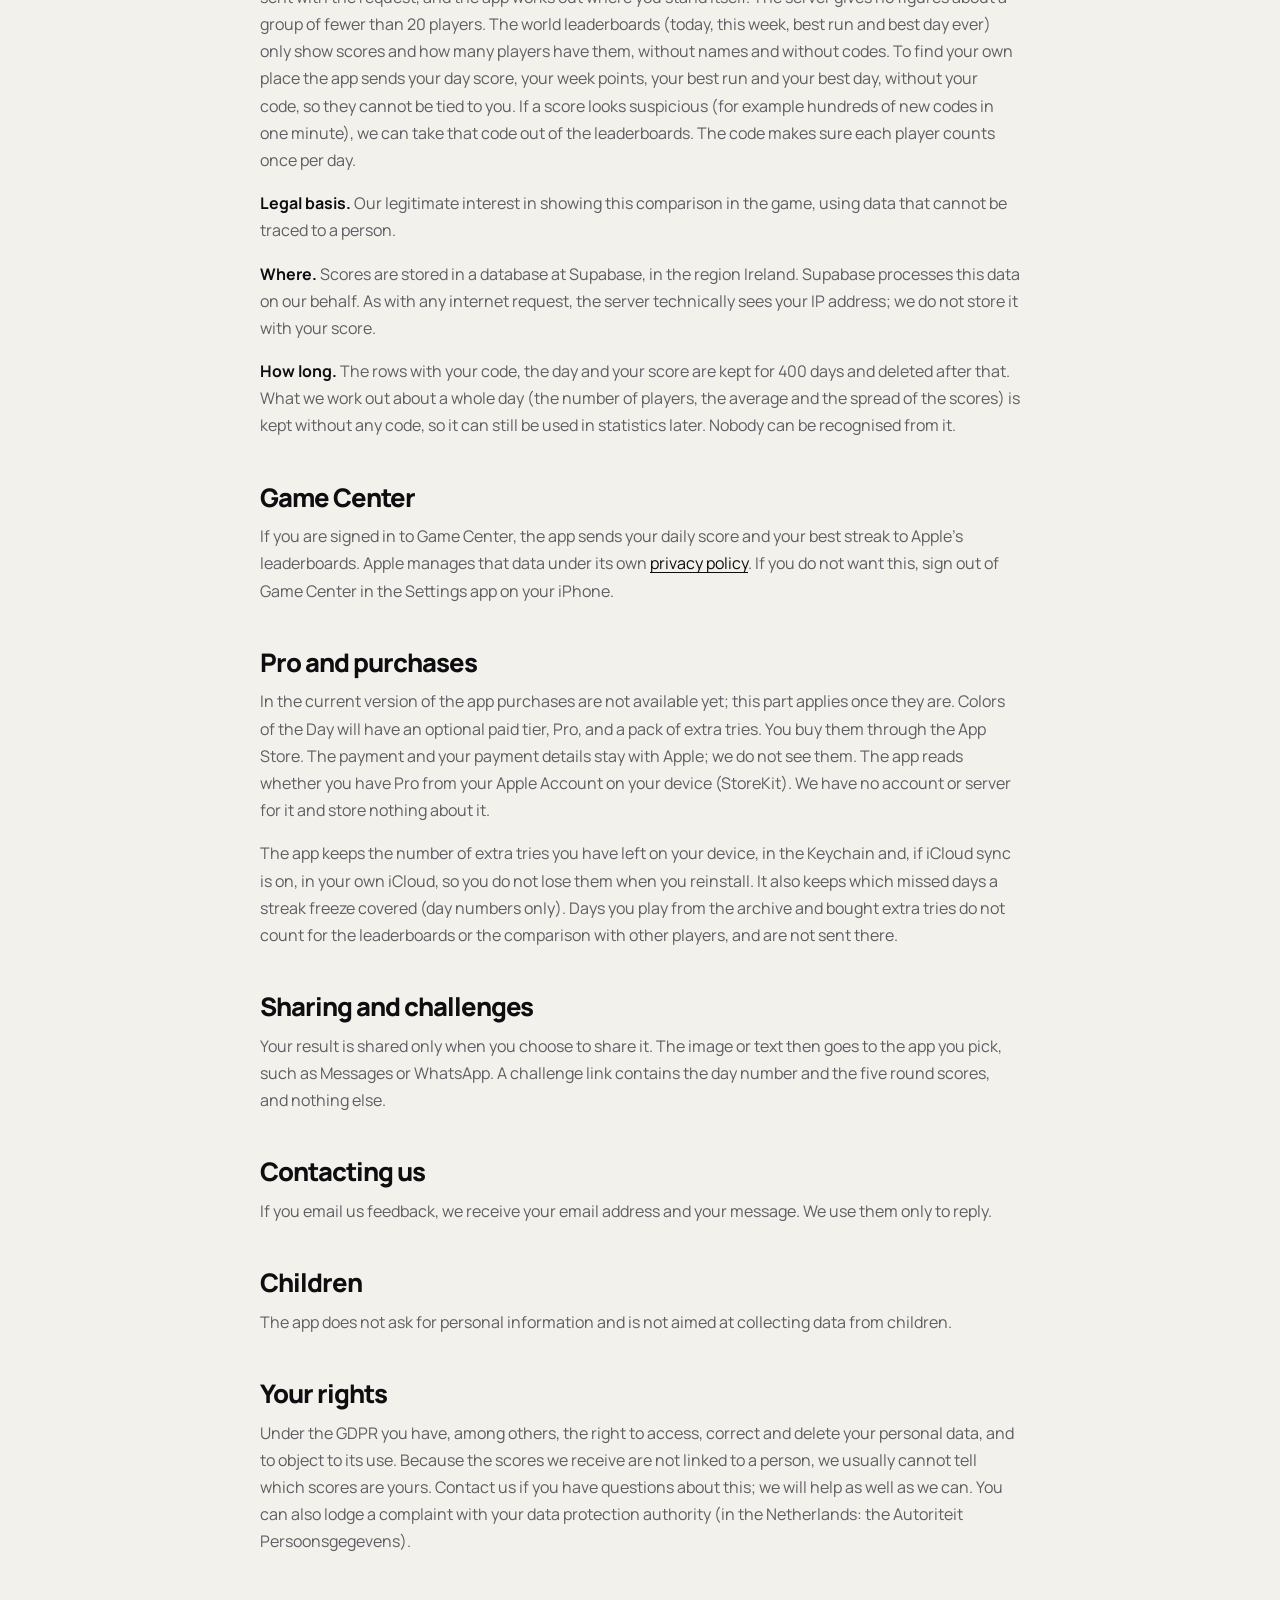
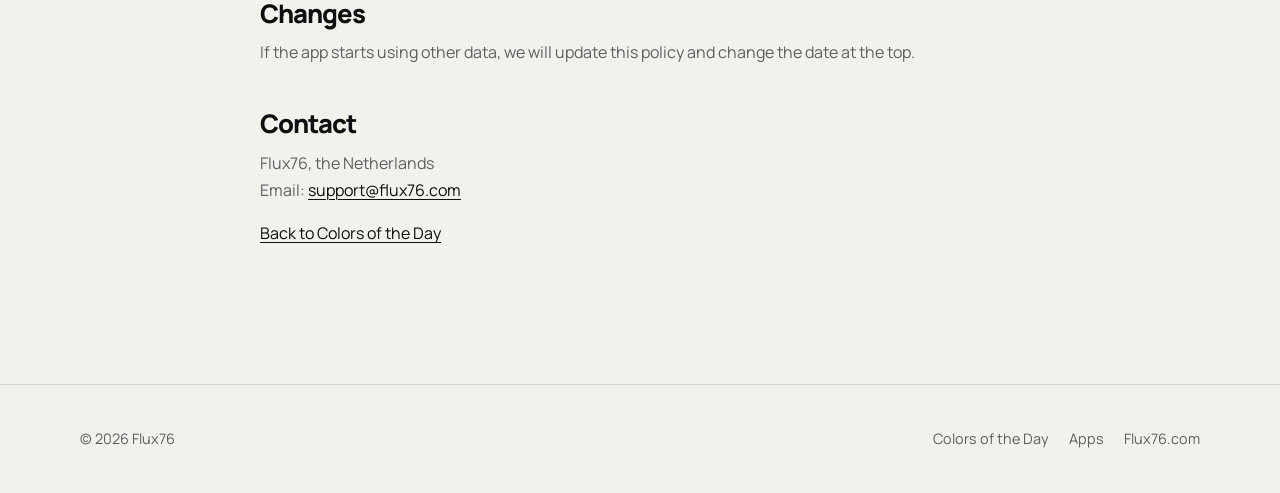
<file: colors-of-the-day/privacy/index.html>
<!doctype html>
<html lang="en">
<head>
  <meta charset="utf-8">
  <meta name="viewport" content="width=device-width, initial-scale=1">
  <title>Privacy Policy — Colors of the Day | Flux76</title>
  <meta name="description" content="Privacy policy for Colors of the Day for iPhone. No account, no ads and no tracking. Your daily score is sent with a random code, without a name, to compare you with other players and for the world leaderboards.">
  <meta name="author" content="Flux76">
  <meta name="robots" content="index, follow">
  <meta name="theme-color" content="#F3F1EC" media="(prefers-color-scheme: light)">
  <meta name="theme-color" content="#0E0E10" media="(prefers-color-scheme: dark)">
  <meta property="og:title" content="Privacy Policy — Colors of the Day">
  <meta property="og:description" content="No account, no ads, no tracking. Your daily score is sent without a name, to compare you with other players and for the world leaderboards.">
  <meta property="og:type" content="website">
  <meta property="og:url" content="https://flux76.app/colors-of-the-day/privacy/">
  <meta property="og:site_name" content="Flux76 Apps">
  <meta property="og:image" content="https://flux76.app/assets/img/colors-of-the-day/og.png">
  <link rel="canonical" href="https://flux76.app/colors-of-the-day/privacy/">
  <link rel="alternate" hreflang="en" href="https://flux76.app/colors-of-the-day/privacy/">
  <link rel="alternate" hreflang="nl" href="https://flux76.app/colors-of-the-day/privacy/nl/">
  <link rel="alternate" hreflang="x-default" href="https://flux76.app/colors-of-the-day/privacy/">
  <link rel="icon" href="/favicon.svg" type="image/svg+xml">
  <link rel="preload" href="/assets/fonts/manrope/manrope-latin-wght-normal.woff2" as="font" type="font/woff2" crossorigin>
  <link rel="stylesheet" href="/assets/site.css">
  <link rel="stylesheet" href="/assets/colors-of-the-day.css">
  <script>
    (() => {
      const theme = localStorage.getItem("flux76-theme");
      if (theme === "light" || theme === "dark") {
        document.documentElement.dataset.theme = theme;
      }
    })();
  </script>
</head>
<body class="cotd" data-page="colors-of-the-day-privacy">
  <header class="site-header">
    <nav class="shell nav" aria-label="Primary">
      <a class="brand" href="/" aria-label="Flux76 Apps">
        <img class="logo-light" src="/assets/img/flux76-lockup-light.svg" alt="Flux76" width="1360" height="360">
        <img class="logo-dark" src="/assets/img/flux76-lockup-dark.svg" alt="Flux76" width="1360" height="360">
        <img class="logo-mark" src="/assets/img/flux76-mark.svg" alt="Flux76" width="360" height="360">
      </a>
      <div class="nav-actions">
        <a class="back-link" href="/colors-of-the-day/">Colors of the Day</a>
        <nav class="cotd-language-switch" aria-label="Language">
          <a href="/colors-of-the-day/privacy/" hreflang="en" lang="en" aria-current="page">EN</a>
          <a href="/colors-of-the-day/privacy/nl/" hreflang="nl" lang="nl">NL</a>
        </nav>
        <select class="control theme-select" aria-label="Appearance" title="Appearance">
          <option value="system">System</option>
          <option value="light">Light</option>
          <option value="dark">Dark</option>
        </select>
      </div>
    </nav>
  </header>

  <main class="shell cotd-legal">
    <p class="eyebrow">Colors of the Day</p>
    <h1>Colors of the Day Privacy Policy</h1>
    <p class="cotd-legal-meta">Last updated: 24 November 2026</p>
    <p>Colors of the Day (shown as Color Day under the icon) is a daily color puzzle for iPhone, made by Flux76. This policy explains what data the app uses.</p>

    <div class="cotd-legal-summary">
      <h2>In short</h2>
      <ul>
        <li>You do not need an account and we do not know who you are.</li>
        <li>The app has no ads and does not track you across other apps or websites.</li>
        <li>This version of the app has no purchases. If Pro and extra tries come later, they go through Apple and we do not see payment details.</li>
        <li>Almost everything stays on your phone and, if iCloud sync is on, in your own iCloud. What is sent is your daily score, the number of the day and a random code, without a name, to compare you with other players and for the world leaderboards. To find your own place in those leaderboards the app sends a few numbers without that code.</li>
      </ul>
    </div>

    <h2>What stays on your phone</h2>
    <p>Your played days, scores, streak, settings and the time of your daily reminder are stored on your own device. The widget reads the same data on your device. If you delete the app, this data is gone from your device.</p>
    <p><strong>iCloud.</strong> If iCloud sync is on (the default; you can turn it off on the app’s info screen), your played days and scores are also kept in your own iCloud. That way they come back after a reinstall and appear on your other iPhone too. This goes through Apple, under your own Apple Account; we cannot access it. Your settings and reminder time stay on your device. If you turn sync off, what is already in iCloud stays there, but nothing is updated any more.</p>
    <p>The daily reminder is a notification that your phone schedules itself. Nothing is sent to a server for it.</p>

    <h2>What the app sends</h2>
    <p>When you finish a day, the app sends three things to our server:</p>
    <ul>
      <li>your total score for that day (0 to 500);</li>
      <li>the number of the day;</li>
      <li>a random code that the app created itself when it was first used.</li>
    </ul>
    <p>That code is not a name, email address, phone number or device number, and it is not linked to anything else. The app keeps it in your iPhone’s keychain, which stays when you delete the app, so a reinstall does not count you as a new player. The code is not shared with your other devices through iCloud; an encrypted backup does take it along to a new iPhone.</p>
    <p><strong>Purpose.</strong> Only to show how your score compares with other players (“better than 83% of players”), how many people played today and how the day’s scores were spread over all players (the average and the spread). With Pro, the app also shows how your days compare with that, and how long your streak is next to other players’ streaks. For that the app only fetches totals over groups of players; nothing about you is sent with the request, and the app works out where you stand itself. The server gives no figures about a group of fewer than 20 players. The world leaderboards (today, this week, best run and best day ever) only show scores and how many players have them, without names and without codes. To find your own place the app sends your day score, your week points, your best run and your best day, without your code, so they cannot be tied to you. If a score looks suspicious (for example hundreds of new codes in one minute), we can take that code out of the leaderboards. The code makes sure each player counts once per day.</p>
    <p><strong>Legal basis.</strong> Our legitimate interest in showing this comparison in the game, using data that cannot be traced to a person.</p>
    <p><strong>Where.</strong> Scores are stored in a database at Supabase, in the region Ireland. Supabase processes this data on our behalf. As with any internet request, the server technically sees your IP address; we do not store it with your score.</p>
    <p><strong>How long.</strong> The rows with your code, the day and your score are kept for 400 days and deleted after that. What we work out about a whole day (the number of players, the average and the spread of the scores) is kept without any code, so it can still be used in statistics later. Nobody can be recognised from it.</p>

    <h2>Game Center</h2>
    <p>If you are signed in to Game Center, the app sends your daily score and your best streak to Apple’s leaderboards. Apple manages that data under its own <a href="https://www.apple.com/legal/privacy/">privacy policy</a>. If you do not want this, sign out of Game Center in the Settings app on your iPhone.</p>

    <h2>Pro and purchases</h2>
    <p>In the current version of the app purchases are not available yet; this part applies once they are. Colors of the Day will have an optional paid tier, Pro, and a pack of extra tries. You buy them through the App Store. The payment and your payment details stay with Apple; we do not see them. The app reads whether you have Pro from your Apple Account on your device (StoreKit). We have no account or server for it and store nothing about it.</p>
    <p>The app keeps the number of extra tries you have left on your device, in the Keychain and, if iCloud sync is on, in your own iCloud, so you do not lose them when you reinstall. It also keeps which missed days a streak freeze covered (day numbers only). Days you play from the archive and bought extra tries do not count for the leaderboards or the comparison with other players, and are not sent there.</p>

    <h2>Sharing and challenges</h2>
    <p>Your result is shared only when you choose to share it. The image or text then goes to the app you pick, such as Messages or WhatsApp. A challenge link contains the day number and the five round scores, and nothing else.</p>

    <h2>Contacting us</h2>
    <p>If you email us feedback, we receive your email address and your message. We use them only to reply.</p>

    <h2>Children</h2>
    <p>The app does not ask for personal information and is not aimed at collecting data from children.</p>

    <h2>Your rights</h2>
    <p>Under the GDPR you have, among others, the right to access, correct and delete your personal data, and to object to its use. Because the scores we receive are not linked to a person, we usually cannot tell which scores are yours. Contact us if you have questions about this; we will help as well as we can. You can also lodge a complaint with your data protection authority (in the Netherlands: the Autoriteit Persoonsgegevens).</p>

    <h2>Changes</h2>
    <p>If the app starts using other data, we will update this policy and change the date at the top.</p>

    <h2>Contact</h2>
    <p>Flux76, the Netherlands<br>Email: <a href="mailto:support@flux76.com">support@flux76.com</a></p>
    <p><a href="/colors-of-the-day/">Back to Colors of the Day</a></p>
  </main>

  <footer class="site-footer">
    <div class="shell footer-inner">
      <p>&copy; <span data-current-year></span> Flux76</p>
      <div class="footer-links">
        <a href="/colors-of-the-day/">Colors of the Day</a>
        <a href="/">Apps</a>
        <a href="https://flux76.com">Flux76.com</a>
      </div>
    </div>
  </footer>

  <script src="/assets/site.js"></script>
</body>
</html>
</file>
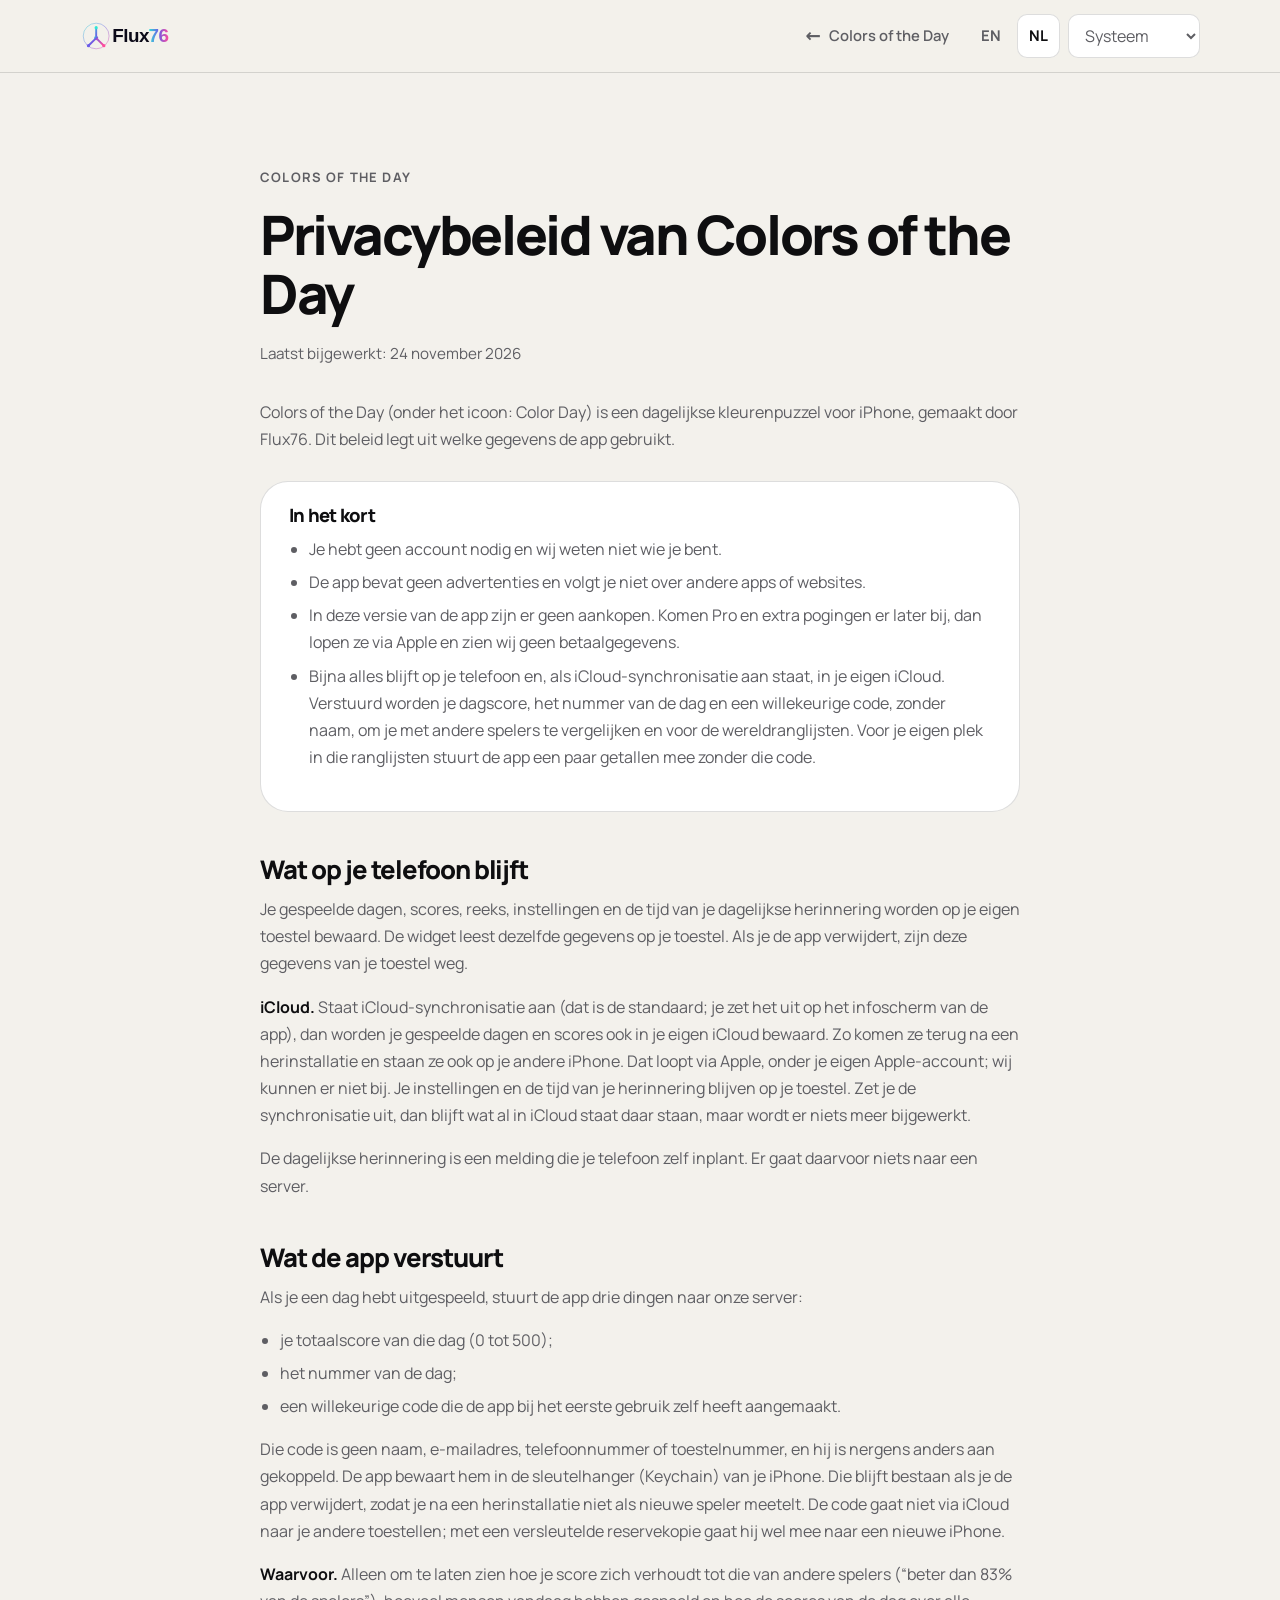
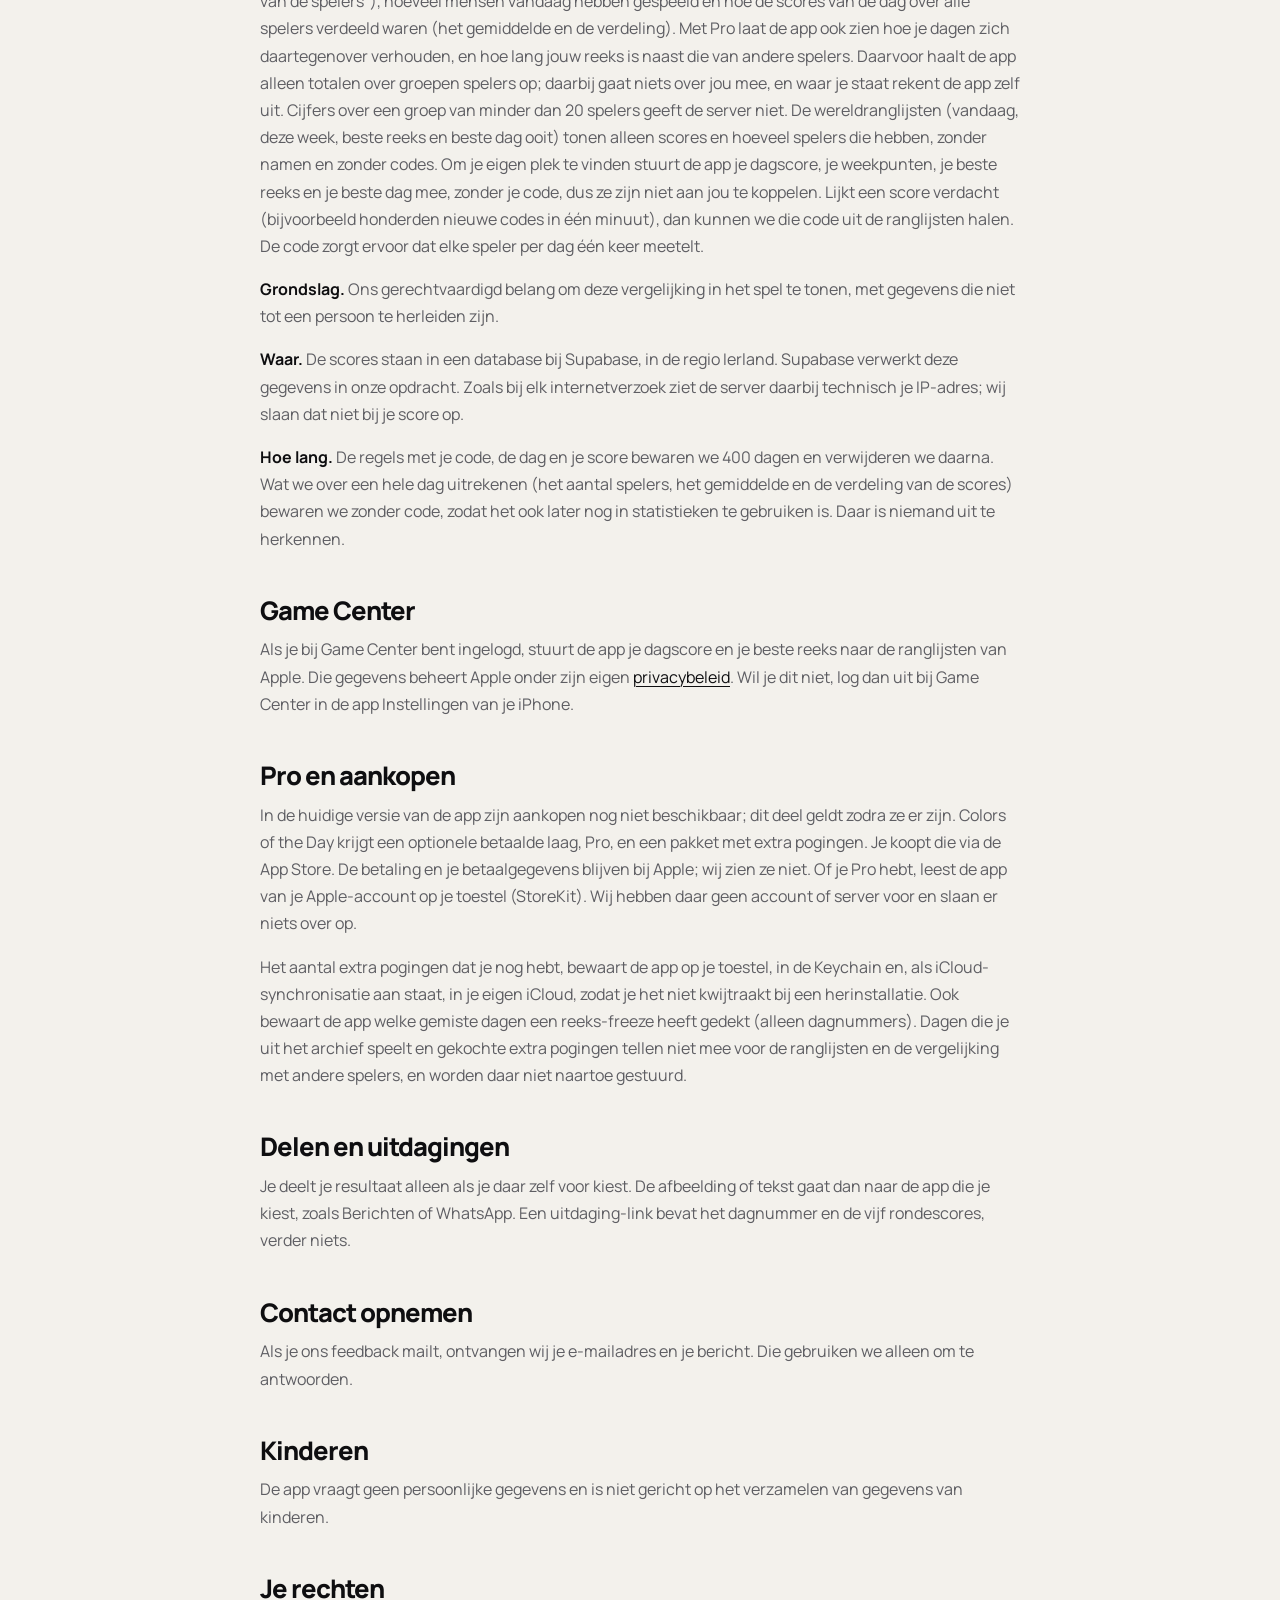
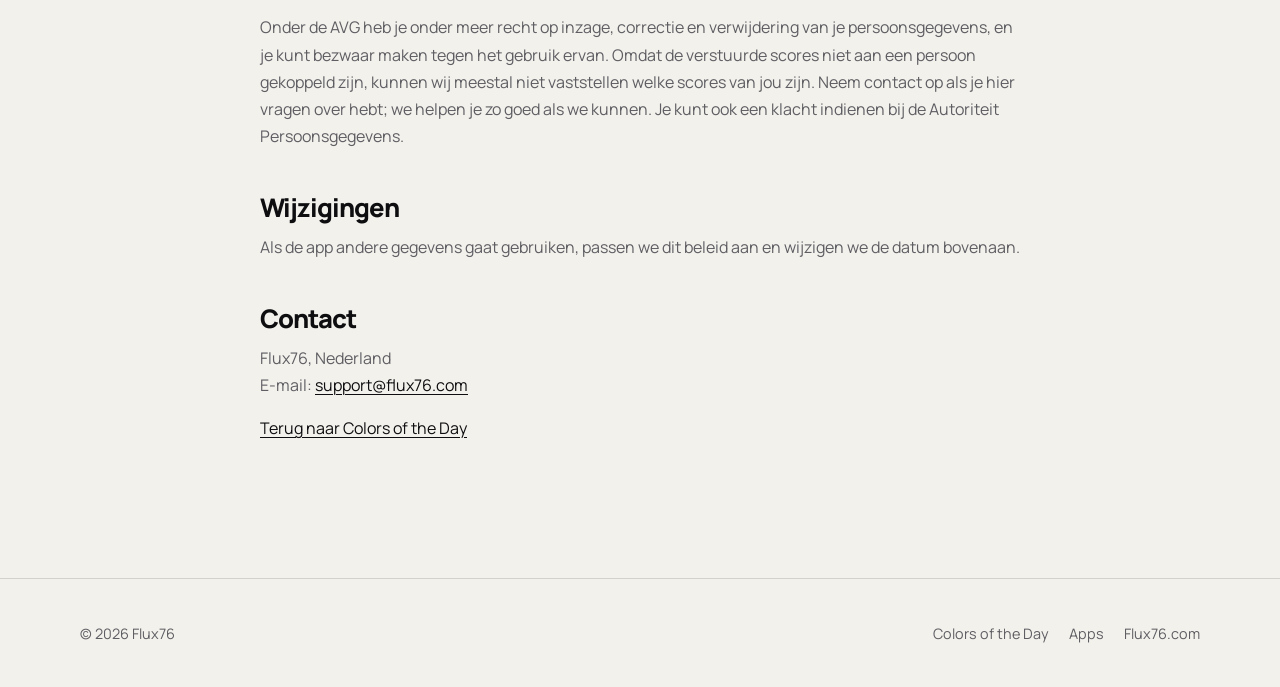
<file: colors-of-the-day/privacy/nl/index.html>
<!doctype html>
<html lang="nl">
<head>
  <meta charset="utf-8">
  <meta name="viewport" content="width=device-width, initial-scale=1">
  <title>Privacybeleid — Colors of the Day | Flux76</title>
  <meta name="description" content="Privacybeleid van Colors of the Day voor iPhone. Geen account, geen advertenties en geen tracking. Je dagscore wordt met een willekeurige code verstuurd, zonder naam, om je met andere spelers te vergelijken en voor de wereldranglijsten.">
  <meta name="author" content="Flux76">
  <meta name="robots" content="index, follow">
  <meta name="theme-color" content="#F3F1EC" media="(prefers-color-scheme: light)">
  <meta name="theme-color" content="#0E0E10" media="(prefers-color-scheme: dark)">
  <meta property="og:title" content="Privacybeleid — Colors of the Day">
  <meta property="og:description" content="Geen account, geen advertenties, geen tracking. Je dagscore wordt zonder naam verstuurd, om je met andere spelers te vergelijken en voor de wereldranglijsten.">
  <meta property="og:type" content="website">
  <meta property="og:url" content="https://flux76.app/colors-of-the-day/privacy/nl/">
  <meta property="og:site_name" content="Flux76 Apps">
  <meta property="og:locale" content="nl_NL">
  <meta property="og:image" content="https://flux76.app/assets/img/colors-of-the-day/og.png">
  <link rel="canonical" href="https://flux76.app/colors-of-the-day/privacy/nl/">
  <link rel="alternate" hreflang="en" href="https://flux76.app/colors-of-the-day/privacy/">
  <link rel="alternate" hreflang="nl" href="https://flux76.app/colors-of-the-day/privacy/nl/">
  <link rel="alternate" hreflang="x-default" href="https://flux76.app/colors-of-the-day/privacy/">
  <link rel="icon" href="/favicon.svg" type="image/svg+xml">
  <link rel="preload" href="/assets/fonts/manrope/manrope-latin-wght-normal.woff2" as="font" type="font/woff2" crossorigin>
  <link rel="stylesheet" href="/assets/site.css">
  <link rel="stylesheet" href="/assets/colors-of-the-day.css">
  <script>
    (() => {
      const theme = localStorage.getItem("flux76-theme");
      if (theme === "light" || theme === "dark") {
        document.documentElement.dataset.theme = theme;
      }
    })();
  </script>
</head>
<body class="cotd" data-page="colors-of-the-day-privacy">
  <header class="site-header">
    <nav class="shell nav" aria-label="Hoofdmenu">
      <a class="brand" href="/" aria-label="Flux76 Apps">
        <img class="logo-light" src="/assets/img/flux76-lockup-light.svg" alt="Flux76" width="1360" height="360">
        <img class="logo-dark" src="/assets/img/flux76-lockup-dark.svg" alt="Flux76" width="1360" height="360">
        <img class="logo-mark" src="/assets/img/flux76-mark.svg" alt="Flux76" width="360" height="360">
      </a>
      <div class="nav-actions">
        <a class="back-link" href="/colors-of-the-day/">Colors of the Day</a>
        <nav class="cotd-language-switch" aria-label="Taal">
          <a href="/colors-of-the-day/privacy/" hreflang="en" lang="en">EN</a>
          <a href="/colors-of-the-day/privacy/nl/" hreflang="nl" lang="nl" aria-current="page">NL</a>
        </nav>
        <select class="control theme-select" aria-label="Weergave" title="Weergave">
          <option value="system">Systeem</option>
          <option value="light">Licht</option>
          <option value="dark">Donker</option>
        </select>
      </div>
    </nav>
  </header>

  <main class="shell cotd-legal">
    <p class="eyebrow">Colors of the Day</p>
    <h1>Privacybeleid van Colors of the Day</h1>
    <p class="cotd-legal-meta">Laatst bijgewerkt: 24 november 2026</p>
    <p>Colors of the Day (onder het icoon: Color Day) is een dagelijkse kleurenpuzzel voor iPhone, gemaakt door Flux76. Dit beleid legt uit welke gegevens de app gebruikt.</p>

    <div class="cotd-legal-summary">
      <h2>In het kort</h2>
      <ul>
        <li>Je hebt geen account nodig en wij weten niet wie je bent.</li>
        <li>De app bevat geen advertenties en volgt je niet over andere apps of websites.</li>
        <li>In deze versie van de app zijn er geen aankopen. Komen Pro en extra pogingen er later bij, dan lopen ze via Apple en zien wij geen betaalgegevens.</li>
        <li>Bijna alles blijft op je telefoon en, als iCloud-synchronisatie aan staat, in je eigen iCloud. Verstuurd worden je dagscore, het nummer van de dag en een willekeurige code, zonder naam, om je met andere spelers te vergelijken en voor de wereldranglijsten. Voor je eigen plek in die ranglijsten stuurt de app een paar getallen mee zonder die code.</li>
      </ul>
    </div>

    <h2>Wat op je telefoon blijft</h2>
    <p>Je gespeelde dagen, scores, reeks, instellingen en de tijd van je dagelijkse herinnering worden op je eigen toestel bewaard. De widget leest dezelfde gegevens op je toestel. Als je de app verwijdert, zijn deze gegevens van je toestel weg.</p>
    <p><strong>iCloud.</strong> Staat iCloud-synchronisatie aan (dat is de standaard; je zet het uit op het infoscherm van de app), dan worden je gespeelde dagen en scores ook in je eigen iCloud bewaard. Zo komen ze terug na een herinstallatie en staan ze ook op je andere iPhone. Dat loopt via Apple, onder je eigen Apple-account; wij kunnen er niet bij. Je instellingen en de tijd van je herinnering blijven op je toestel. Zet je de synchronisatie uit, dan blijft wat al in iCloud staat daar staan, maar wordt er niets meer bijgewerkt.</p>
    <p>De dagelijkse herinnering is een melding die je telefoon zelf inplant. Er gaat daarvoor niets naar een server.</p>

    <h2>Wat de app verstuurt</h2>
    <p>Als je een dag hebt uitgespeeld, stuurt de app drie dingen naar onze server:</p>
    <ul>
      <li>je totaalscore van die dag (0 tot 500);</li>
      <li>het nummer van de dag;</li>
      <li>een willekeurige code die de app bij het eerste gebruik zelf heeft aangemaakt.</li>
    </ul>
    <p>Die code is geen naam, e-mailadres, telefoonnummer of toestelnummer, en hij is nergens anders aan gekoppeld. De app bewaart hem in de sleutelhanger (Keychain) van je iPhone. Die blijft bestaan als je de app verwijdert, zodat je na een herinstallatie niet als nieuwe speler meetelt. De code gaat niet via iCloud naar je andere toestellen; met een versleutelde reservekopie gaat hij wel mee naar een nieuwe iPhone.</p>
    <p><strong>Waarvoor.</strong> Alleen om te laten zien hoe je score zich verhoudt tot die van andere spelers (“beter dan 83% van de spelers”), hoeveel mensen vandaag hebben gespeeld en hoe de scores van de dag over alle spelers verdeeld waren (het gemiddelde en de verdeling). Met Pro laat de app ook zien hoe je dagen zich daartegenover verhouden, en hoe lang jouw reeks is naast die van andere spelers. Daarvoor haalt de app alleen totalen over groepen spelers op; daarbij gaat niets over jou mee, en waar je staat rekent de app zelf uit. Cijfers over een groep van minder dan 20 spelers geeft de server niet. De wereldranglijsten (vandaag, deze week, beste reeks en beste dag ooit) tonen alleen scores en hoeveel spelers die hebben, zonder namen en zonder codes. Om je eigen plek te vinden stuurt de app je dagscore, je weekpunten, je beste reeks en je beste dag mee, zonder je code, dus ze zijn niet aan jou te koppelen. Lijkt een score verdacht (bijvoorbeeld honderden nieuwe codes in één minuut), dan kunnen we die code uit de ranglijsten halen. De code zorgt ervoor dat elke speler per dag één keer meetelt.</p>
    <p><strong>Grondslag.</strong> Ons gerechtvaardigd belang om deze vergelijking in het spel te tonen, met gegevens die niet tot een persoon te herleiden zijn.</p>
    <p><strong>Waar.</strong> De scores staan in een database bij Supabase, in de regio Ierland. Supabase verwerkt deze gegevens in onze opdracht. Zoals bij elk internetverzoek ziet de server daarbij technisch je IP-adres; wij slaan dat niet bij je score op.</p>
    <p><strong>Hoe lang.</strong> De regels met je code, de dag en je score bewaren we 400 dagen en verwijderen we daarna. Wat we over een hele dag uitrekenen (het aantal spelers, het gemiddelde en de verdeling van de scores) bewaren we zonder code, zodat het ook later nog in statistieken te gebruiken is. Daar is niemand uit te herkennen.</p>

    <h2>Game Center</h2>
    <p>Als je bij Game Center bent ingelogd, stuurt de app je dagscore en je beste reeks naar de ranglijsten van Apple. Die gegevens beheert Apple onder zijn eigen <a href="https://www.apple.com/nl/legal/privacy/">privacybeleid</a>. Wil je dit niet, log dan uit bij Game Center in de app Instellingen van je iPhone.</p>

    <h2>Pro en aankopen</h2>
    <p>In de huidige versie van de app zijn aankopen nog niet beschikbaar; dit deel geldt zodra ze er zijn. Colors of the Day krijgt een optionele betaalde laag, Pro, en een pakket met extra pogingen. Je koopt die via de App Store. De betaling en je betaalgegevens blijven bij Apple; wij zien ze niet. Of je Pro hebt, leest de app van je Apple-account op je toestel (StoreKit). Wij hebben daar geen account of server voor en slaan er niets over op.</p>
    <p>Het aantal extra pogingen dat je nog hebt, bewaart de app op je toestel, in de Keychain en, als iCloud-synchronisatie aan staat, in je eigen iCloud, zodat je het niet kwijtraakt bij een herinstallatie. Ook bewaart de app welke gemiste dagen een reeks-freeze heeft gedekt (alleen dagnummers). Dagen die je uit het archief speelt en gekochte extra pogingen tellen niet mee voor de ranglijsten en de vergelijking met andere spelers, en worden daar niet naartoe gestuurd.</p>

    <h2>Delen en uitdagingen</h2>
    <p>Je deelt je resultaat alleen als je daar zelf voor kiest. De afbeelding of tekst gaat dan naar de app die je kiest, zoals Berichten of WhatsApp. Een uitdaging-link bevat het dagnummer en de vijf rondescores, verder niets.</p>

    <h2>Contact opnemen</h2>
    <p>Als je ons feedback mailt, ontvangen wij je e-mailadres en je bericht. Die gebruiken we alleen om te antwoorden.</p>

    <h2>Kinderen</h2>
    <p>De app vraagt geen persoonlijke gegevens en is niet gericht op het verzamelen van gegevens van kinderen.</p>

    <h2>Je rechten</h2>
    <p>Onder de AVG heb je onder meer recht op inzage, correctie en verwijdering van je persoonsgegevens, en je kunt bezwaar maken tegen het gebruik ervan. Omdat de verstuurde scores niet aan een persoon gekoppeld zijn, kunnen wij meestal niet vaststellen welke scores van jou zijn. Neem contact op als je hier vragen over hebt; we helpen je zo goed als we kunnen. Je kunt ook een klacht indienen bij de Autoriteit Persoonsgegevens.</p>

    <h2>Wijzigingen</h2>
    <p>Als de app andere gegevens gaat gebruiken, passen we dit beleid aan en wijzigen we de datum bovenaan.</p>

    <h2>Contact</h2>
    <p>Flux76, Nederland<br>E-mail: <a href="mailto:support@flux76.com">support@flux76.com</a></p>
    <p><a href="/colors-of-the-day/">Terug naar Colors of the Day</a></p>
  </main>

  <footer class="site-footer">
    <div class="shell footer-inner">
      <p>&copy; <span data-current-year></span> Flux76</p>
      <div class="footer-links">
        <a href="/colors-of-the-day/">Colors of the Day</a>
        <a href="/">Apps</a>
        <a href="https://flux76.com">Flux76.com</a>
      </div>
    </div>
  </footer>

  <script src="/assets/site.js"></script>
</body>
</html>
</file>
<file: assets/site.css>
:root {
  color-scheme: light;
  --bg: #F4F7FB;
  --surface: #FFFFFF;
  --surface-2: #EDF1F7;
  --surface-glass: rgba(244, 247, 251, 0.86);
  --border-subtle: #E4EAF2;
  --border: #D0D9E5;
  --text: #0E141F;
  --text-2: #4A5666;
  --text-3: #7C8798;
  --accent: #2A6FD6;
  --accent-hover: #3C7CE1;
  --accent-press: #2259B0;
  --accent-bright: #1F5FBF;
  --on-accent: #FFFFFF;
  --shadow-card: 0 1px 2px rgba(14, 20, 31, 0.05), 0 16px 42px rgba(14, 20, 31, 0.07);
  --shadow-card-hover: 0 1px 2px rgba(14, 20, 31, 0.06), 0 22px 52px rgba(14, 20, 31, 0.1);
  --phone-shadow: drop-shadow(0 28px 32px rgba(14, 20, 31, 0.18));
  --radius-small: 10px;
  --radius-card: 24px;
  --max-width: 1120px;
}

:root[data-theme="dark"] {
  color-scheme: dark;
  --bg: #090F1A;
  --surface: #111A2A;
  --surface-2: #1A2438;
  --surface-glass: rgba(9, 15, 26, 0.86);
  --border-subtle: #2B3852;
  --border: #394863;
  --text: #EAF0F7;
  --text-2: #9AA7B8;
  --text-3: #647082;
  --accent: #2A6FD6;
  --accent-hover: #3C7CE1;
  --accent-press: #2259B0;
  --accent-bright: #6CB4FC;
  --on-accent: #FFFFFF;
  --shadow-card: 0 1px 2px rgba(0, 0, 0, 0.18), 0 18px 48px rgba(0, 0, 0, 0.2);
  --shadow-card-hover: 0 1px 2px rgba(0, 0, 0, 0.22), 0 24px 58px rgba(0, 0, 0, 0.28);
  --phone-shadow: drop-shadow(0 32px 38px rgba(0, 0, 0, 0.42));
}

@media (prefers-color-scheme: dark) {
  :root:not([data-theme]) {
    color-scheme: dark;
    --bg: #090F1A;
    --surface: #111A2A;
    --surface-2: #1A2438;
    --surface-glass: rgba(9, 15, 26, 0.86);
    --border-subtle: #2B3852;
    --border: #394863;
    --text: #EAF0F7;
    --text-2: #9AA7B8;
    --text-3: #647082;
    --accent: #2A6FD6;
    --accent-hover: #3C7CE1;
    --accent-press: #2259B0;
    --accent-bright: #6CB4FC;
    --on-accent: #FFFFFF;
    --shadow-card: 0 1px 2px rgba(0, 0, 0, 0.18), 0 18px 48px rgba(0, 0, 0, 0.2);
    --shadow-card-hover: 0 1px 2px rgba(0, 0, 0, 0.22), 0 24px 58px rgba(0, 0, 0, 0.28);
    --phone-shadow: drop-shadow(0 32px 38px rgba(0, 0, 0, 0.42));
  }
}

* {
  box-sizing: border-box;
}

html {
  scroll-behavior: smooth;
}

body {
  min-width: 320px;
  margin: 0;
  background: var(--bg);
  color: var(--text);
  font-family: -apple-system, BlinkMacSystemFont, "Segoe UI", Aptos, Calibri, sans-serif;
  font-size: 1rem;
  line-height: 1.6;
  -webkit-font-smoothing: antialiased;
  text-rendering: optimizeLegibility;
}

a {
  color: inherit;
}

img {
  display: block;
  max-width: 100%;
}

button,
select {
  font: inherit;
}

.shell {
  width: min(100% - 40px, var(--max-width));
  margin-inline: auto;
}

.site-header {
  position: sticky;
  top: 0;
  z-index: 20;
  border-bottom: 1px solid var(--border-subtle);
  background: var(--surface-glass);
  -webkit-backdrop-filter: saturate(180%) blur(20px);
  backdrop-filter: saturate(180%) blur(20px);
}

.nav {
  min-height: 72px;
  display: flex;
  align-items: center;
  justify-content: space-between;
  gap: 24px;
}

.brand {
  display: inline-flex;
  min-height: 44px;
  align-items: center;
  text-decoration: none;
}

.brand img {
  width: 122px;
  height: auto;
}

.brand .logo-mark {
  display: none;
  width: 36px;
  height: 36px;
}

.logo-dark {
  display: none;
}

:root[data-theme="dark"] .logo-light {
  display: none;
}

:root[data-theme="dark"] .logo-dark {
  display: block;
}

@media (prefers-color-scheme: dark) {
  :root:not([data-theme]) .logo-light {
    display: none;
  }

  :root:not([data-theme]) .logo-dark {
    display: block;
  }
}

.nav-actions {
  display: flex;
  align-items: center;
  gap: 8px;
}

.nav-link,
.back-link {
  min-height: 44px;
  display: inline-flex;
  align-items: center;
  padding-inline: 12px;
  color: var(--text-2);
  font-size: 0.925rem;
  font-weight: 600;
  text-decoration: none;
}

.nav-link:hover,
.back-link:hover {
  color: var(--text);
}

.back-link::before {
  content: "\2190";
  margin-right: 8px;
  font-size: 1.15rem;
}

.control {
  min-height: 44px;
  border: 1px solid var(--border-subtle);
  border-radius: var(--radius-small);
  background: var(--surface);
  color: var(--text-2);
  padding: 0 34px 0 12px;
  cursor: pointer;
}

.control:hover {
  border-color: var(--border);
  color: var(--text);
}

.control:focus-visible,
a:focus-visible {
  outline: 3px solid var(--accent-bright);
  outline-offset: 3px;
}

.hero {
  padding: clamp(88px, 13vw, 152px) 0 clamp(80px, 11vw, 128px);
}

.hero-copy {
  max-width: 780px;
}

.eyebrow {
  margin: 0 0 20px;
  color: var(--accent-bright);
  font-size: 0.8rem;
  font-weight: 700;
  letter-spacing: 0.14em;
  text-transform: uppercase;
}

h1,
h2,
h3,
p {
  margin-top: 0;
}

h1,
h2,
h3 {
  color: var(--text);
  line-height: 1.08;
  letter-spacing: -0.035em;
}

h1 {
  max-width: 13ch;
  margin-bottom: 28px;
  font-size: clamp(2.75rem, 7vw, 5.4rem);
  font-weight: 720;
}

h2 {
  margin-bottom: 18px;
  font-size: clamp(2rem, 4vw, 3rem);
}

h3 {
  margin-bottom: 10px;
  font-size: clamp(1.45rem, 2.4vw, 1.85rem);
}

.hero-lede {
  max-width: 58ch;
  margin-bottom: 0;
  color: var(--text-2);
  font-size: clamp(1.1rem, 2.2vw, 1.35rem);
  line-height: 1.55;
}

.apps-section {
  padding: 0 0 clamp(96px, 14vw, 160px);
}

.section-heading {
  display: flex;
  align-items: end;
  justify-content: space-between;
  gap: 32px;
  margin-bottom: 32px;
}

.section-heading p {
  max-width: 36ch;
  margin-bottom: 5px;
  color: var(--text-2);
}

.app-card {
  display: grid;
  grid-template-columns: auto 1fr auto;
  align-items: center;
  gap: clamp(20px, 4vw, 40px);
  min-height: 196px;
  border: 1px solid var(--border-subtle);
  border-radius: var(--radius-card);
  background: var(--surface);
  box-shadow: var(--shadow-card);
  padding: clamp(24px, 4vw, 40px);
  text-decoration: none;
  transition: border-color 160ms ease, box-shadow 160ms ease;
}

.app-card + .app-card {
  margin-top: 20px;
}

.app-card:hover {
  border-color: var(--border);
  box-shadow: var(--shadow-card-hover);
}

.app-card:active {
  border-color: var(--accent);
}

.app-icon {
  width: clamp(76px, 10vw, 104px);
  height: auto;
  aspect-ratio: 1;
  border-radius: 23%;
  box-shadow: 0 8px 24px rgba(14, 20, 31, 0.12);
}

.app-meta {
  margin-bottom: 8px;
  color: var(--accent-bright);
  font-size: 0.82rem;
  font-weight: 700;
  letter-spacing: 0.06em;
  text-transform: uppercase;
}

.app-summary {
  max-width: 58ch;
  margin-bottom: 0;
  color: var(--text-2);
}

.card-action {
  display: inline-flex;
  min-height: 44px;
  align-items: center;
  gap: 10px;
  color: var(--accent-bright);
  font-weight: 700;
  white-space: nowrap;
}

.card-action::after {
  content: "\2192";
  font-size: 1.25rem;
}

.coming-note {
  margin: 24px 0 0;
  color: var(--text-3);
  font-size: 0.95rem;
  text-align: center;
}

.product-hero {
  display: grid;
  grid-template-columns: minmax(0, 1fr) minmax(280px, 0.72fr);
  align-items: center;
  gap: clamp(56px, 10vw, 120px);
  min-height: calc(100vh - 72px);
  padding: clamp(64px, 9vw, 112px) 0;
}

.product-copy {
  max-width: 640px;
}

.product-lockup {
  display: flex;
  align-items: center;
  gap: 18px;
  margin-bottom: 32px;
}

.product-lockup .app-icon {
  width: 72px;
}

.product-name {
  margin: 0;
  font-size: 1.3rem;
  font-weight: 750;
  letter-spacing: -0.02em;
}

.product-platform {
  margin: 2px 0 0;
  color: var(--text-3);
  font-size: 0.93rem;
}

.product-hero h1 {
  max-width: 11ch;
  font-size: clamp(3rem, 7vw, 5.8rem);
}

.store-link {
  width: fit-content;
  min-height: 44px;
  display: inline-block;
  margin-top: 36px;
  border-radius: var(--radius-small);
  text-decoration: none;
  transition: opacity 160ms ease, transform 160ms ease;
}

.store-link:hover {
  opacity: 0.88;
  transform: translateY(-1px);
}

.store-badge {
  display: block;
  width: 180px;
  height: auto;
}

.product-visual {
  display: flex;
  justify-content: center;
}

.product-visual figure {
  width: min(100%, 390px);
  margin: 0;
}

.product-screenshot {
  width: 100%;
  height: auto;
  filter: var(--phone-shadow);
}

.benefits {
  border-top: 1px solid var(--border-subtle);
  padding: clamp(72px, 10vw, 112px) 0;
}

.benefit-grid {
  display: grid;
  grid-template-columns: repeat(3, 1fr);
  gap: clamp(28px, 5vw, 64px);
}

.benefit-number {
  display: block;
  margin-bottom: 22px;
  color: var(--accent-bright);
  font-size: 0.8rem;
  font-weight: 700;
  letter-spacing: 0.12em;
}

.benefit p {
  margin-bottom: 0;
  color: var(--text-2);
}

.product-summary {
  border-top: 1px solid var(--border-subtle);
  padding: clamp(72px, 10vw, 112px) 0;
}

.product-summary-copy {
  max-width: 820px;
}

.product-summary-copy h2 {
  max-width: 18ch;
}

.product-summary-copy > p:last-child {
  margin-bottom: 0;
  color: var(--text-2);
  font-size: clamp(1.05rem, 2vw, 1.2rem);
  line-height: 1.7;
}

.site-footer {
  border-top: 1px solid var(--border-subtle);
  padding: 32px 0;
  color: var(--text-3);
  font-size: 0.9rem;
}

.footer-inner {
  display: flex;
  align-items: center;
  justify-content: space-between;
  gap: 24px;
}

.footer-inner p {
  margin: 0;
}

.footer-links {
  display: flex;
  gap: 20px;
}

.footer-links a {
  min-height: 44px;
  display: inline-flex;
  align-items: center;
  color: var(--text-2);
  text-decoration: none;
}

.footer-links a:hover {
  color: var(--text);
}

@media (max-width: 780px) {
  .shell {
    width: min(100% - 32px, var(--max-width));
  }

  .nav {
    min-height: 64px;
  }

  .brand img {
    width: 108px;
  }

  .site-header .brand .logo-light,
  .site-header .brand .logo-dark {
    display: none;
  }

  .brand .logo-mark {
    display: block;
  }

  .nav-link {
    display: none;
  }

  .control {
    max-width: 92px;
    padding-inline: 8px;
  }

  .language-select {
    max-width: 108px;
  }

  .theme-select {
    max-width: 84px;
  }

  .section-heading {
    display: block;
  }

  .section-heading p {
    margin-top: 0;
  }

  .app-card {
    grid-template-columns: auto 1fr;
  }

  .card-action {
    grid-column: 2;
  }

  .product-hero {
    grid-template-columns: 1fr;
    min-height: auto;
    padding-top: 64px;
  }

  .product-visual {
    justify-content: flex-start;
  }

  .product-visual figure {
    width: min(86vw, 340px);
    margin-inline: auto;
  }

  .benefit-grid {
    grid-template-columns: 1fr;
  }

  .benefit {
    max-width: 52ch;
  }

  .footer-inner {
    align-items: flex-start;
    flex-direction: column;
  }
}

@media (max-width: 520px) {
  .nav-actions {
    gap: 4px;
  }

  .back-link {
    width: 44px;
    justify-content: center;
    overflow: hidden;
    padding-inline: 0;
    font-size: 0;
  }

  .back-link::before {
    margin-right: 0;
    font-size: 1.15rem;
  }

  .app-card {
    grid-template-columns: 1fr;
  }

  .app-card .app-icon {
    width: 82px;
  }

  .card-action {
    grid-column: 1;
  }

  .product-lockup .app-icon {
    width: 64px;
  }
}

@media (prefers-reduced-transparency: reduce) {
  .site-header {
    background: var(--bg);
    -webkit-backdrop-filter: none;
    backdrop-filter: none;
  }
}

@media (prefers-reduced-motion: reduce) {
  html {
    scroll-behavior: auto;
  }

  *,
  *::before,
  *::after {
    animation-duration: 0.01ms !important;
    transition-duration: 0.01ms !important;
  }
}
</file>
<file: assets/colors-of-the-day.css>
/*
 * Colors of the Day — page styles.
 *
 * Built on the Colors of the Day design system (tokens.json). The rule that
 * shapes everything here: the interface is neutral. Colour only appears as the
 * game's own colours (targets, choices, split circles) and in the brand mark,
 * never as buttons, links, eyebrows or states.
 *
 * Loaded after site.css on the Colors of the Day pages (body.cotd): the app
 * page and its privacy policy. It maps the shared site variables onto the
 * app's tokens, so the shared header and footer turn neutral on these pages
 * without changes to site.css.
 */

/* Manrope (SIL OFL 1.1, see /assets/fonts/manrope/OFL.txt), self-hosted. */
@font-face {
  font-family: "Manrope";
  font-style: normal;
  font-weight: 200 800;
  font-display: swap;
  src: url("/assets/fonts/manrope/manrope-cyrillic-wght-normal.woff2") format("woff2");
  unicode-range: U+0301, U+0400-045F, U+0490-0491, U+04B0-04B1, U+2116;
}

@font-face {
  font-family: "Manrope";
  font-style: normal;
  font-weight: 200 800;
  font-display: swap;
  src: url("/assets/fonts/manrope/manrope-greek-wght-normal.woff2") format("woff2");
  unicode-range: U+0370-0377, U+037A-037F, U+0384-038A, U+038C, U+038E-03A1, U+03A3-03FF;
}

@font-face {
  font-family: "Manrope";
  font-style: normal;
  font-weight: 200 800;
  font-display: swap;
  src: url("/assets/fonts/manrope/manrope-latin-ext-wght-normal.woff2") format("woff2");
  unicode-range: U+0100-02BA, U+02BD-02C5, U+02C7-02CC, U+02CE-02D7, U+02DD-02FF, U+0304, U+0308, U+0329, U+1D00-1DBF, U+1E00-1E9F, U+1EF2-1EFF, U+2020, U+20A0-20AB, U+20AD-20C0, U+2113, U+2C60-2C7F, U+A720-A7FF;
}

@font-face {
  font-family: "Manrope";
  font-style: normal;
  font-weight: 200 800;
  font-display: swap;
  src: url("/assets/fonts/manrope/manrope-latin-wght-normal.woff2") format("woff2");
  unicode-range: U+0000-00FF, U+0131, U+0152-0153, U+02BB-02BC, U+02C6, U+02DA, U+02DC, U+0304, U+0308, U+0329, U+2000-206F, U+20AC, U+2122, U+2191, U+2193, U+2212, U+2215, U+FEFF, U+FFFD;
}

/* ---------- Tokens ---------- */

body.cotd {
  /* Theme tokens, light (tokens.json → color, theme "light") */
  --cotd-surface: #F3F1EC;
  --cotd-surface-raised: #FFFFFF;
  --cotd-ink: #0E0E10;
  --cotd-ink-muted: #5E5E63;
  --cotd-hairline: #0E0E1024;
  --cotd-control: #0E0E10;
  --cotd-on-control: #FFFFFF;
  --cotd-control-track: #DAD7D0;
  --cotd-surface-glass: rgba(243, 241, 236, 0.86);

  /* Fixed tokens, the same in both themes */
  --cotd-share-ground: #0E0E10;
  --cotd-share-ink: #FFFFFF;
  --cotd-share-muted: #8A8A90;
  --cotd-share-score: #C9C9CE;
  --cotd-band: #1C1C1E; /* surface-raised (dark): the always-dark share band */
  --cotd-band-hairline: #FFFFFF24; /* hairline (dark) */
  --cotd-timer-ring: #FFFFFF;
  --cotd-hue-red: #FF4D5A;
  --cotd-hue-orange: #FF9A3D;
  --cotd-hue-yellow: #FFD23F;
  --cotd-hue-lime: #7ED957;
  --cotd-hue-mint: #2ED3A5;
  --cotd-hue-blue: #2FA8FF;
  --cotd-hue-indigo: #5B6CFF;
  --cotd-hue-violet: #A45BFF;
  --cotd-hue-pink: #FF4FC3;

  --cotd-space-1: 4px;
  --cotd-space-2: 8px;
  --cotd-space-3: 14px;
  --cotd-space-4: 24px;
  --cotd-space-5: 28px;
  --cotd-space-6: 40px;
  --cotd-space-7: 60px;
  --cotd-radius-sm: 14px;
  --cotd-radius-md: 24px;
  --cotd-radius-lg: 28px;
  --cotd-radius-xl: 32px;
  --cotd-shadow-handle: 0 4px 14px #00000066;
  --cotd-shadow-icon: 0 12px 30px #0000003D;

  /* Shared site variables mapped onto the app's neutral tokens */
  --bg: var(--cotd-surface);
  --surface: var(--cotd-surface-raised);
  --surface-2: var(--cotd-control-track);
  --surface-glass: var(--cotd-surface-glass);
  --border-subtle: var(--cotd-hairline);
  --border: var(--cotd-ink-muted);
  --text: var(--cotd-ink);
  --text-2: var(--cotd-ink-muted);
  --text-3: var(--cotd-ink-muted);
  --accent: var(--cotd-control);
  --accent-hover: var(--cotd-control);
  --accent-press: var(--cotd-control);
  --accent-bright: var(--cotd-ink);
  --on-accent: var(--cotd-on-control);

  font-family: "Manrope", system-ui, -apple-system, BlinkMacSystemFont, "Segoe UI", sans-serif;
}

:root[data-theme="dark"] body.cotd {
  /* Theme tokens, dark */
  --cotd-surface: #0E0E10;
  --cotd-surface-raised: #1C1C1E;
  --cotd-ink: #FFFFFF;
  --cotd-ink-muted: #8A8A90;
  --cotd-hairline: #FFFFFF24;
  --cotd-control: #F2F2F2;
  --cotd-on-control: #1C1C1E;
  --cotd-control-track: #3A3A3C;
  --cotd-surface-glass: rgba(14, 14, 16, 0.86);
}

@media (prefers-color-scheme: dark) {
  :root:not([data-theme]) body.cotd {
    --cotd-surface: #0E0E10;
    --cotd-surface-raised: #1C1C1E;
    --cotd-ink: #FFFFFF;
    --cotd-ink-muted: #8A8A90;
    --cotd-hairline: #FFFFFF24;
    --cotd-control: #F2F2F2;
    --cotd-on-control: #1C1C1E;
    --cotd-control-track: #3A3A3C;
    --cotd-surface-glass: rgba(14, 14, 16, 0.86);
  }
}

/* ---------- Type ---------- */

body.cotd h1,
body.cotd h2,
body.cotd h3 {
  font-weight: 800;
}

body.cotd h1 {
  letter-spacing: -0.045em;
}

body.cotd .product-hero h1 {
  max-width: 13ch;
  font-size: clamp(2.75rem, 5.6vw, 4.6rem);
}

body.cotd h2 {
  letter-spacing: -0.04em;
}

body.cotd h3 {
  letter-spacing: -0.02em;
}

/* The design system's "label" style: small uppercase, muted, never coloured. */
body.cotd .eyebrow,
.cotd-step-number {
  color: var(--cotd-ink-muted);
  font-size: 0.8125rem;
  font-weight: 700;
  letter-spacing: 0.09em;
  line-height: 1.25;
  text-transform: uppercase;
}

body.cotd .product-name {
  font-weight: 800;
}

body.cotd .app-icon {
  border-radius: 22.37%;
  box-shadow: var(--cotd-shadow-icon);
}

/* ---------- Hero ---------- */

.product-visual .cotd-mark {
  position: relative;
  width: min(100%, 440px);
  aspect-ratio: 1;
  margin: 0;
}

.cotd-mark img {
  width: 100%;
  height: auto;
}

.cotd-mark-dark {
  display: none;
}

:root[data-theme="dark"] .cotd-mark-light {
  display: none;
}

:root[data-theme="dark"] .cotd-mark-dark {
  display: block;
}

@media (prefers-color-scheme: dark) {
  :root:not([data-theme]) .cotd-mark-light {
    display: none;
  }

  :root:not([data-theme]) .cotd-mark-dark {
    display: block;
  }
}

/* ---------- Steps ---------- */

.cotd-steps {
  border-top: 1px solid var(--border-subtle);
  padding: clamp(72px, 10vw, 112px) 0;
}

.cotd-section-heading {
  max-width: 680px;
  margin-bottom: clamp(36px, 5vw, 56px);
}

.cotd-section-heading h2 {
  margin-bottom: 0;
}

.cotd-step-grid {
  display: grid;
  grid-template-columns: repeat(4, minmax(0, 1fr));
  gap: clamp(20px, 3vw, 32px);
  margin: 0;
  padding: 0;
  list-style: none;
}

.cotd-step {
  min-width: 0;
}

.cotd-step-number {
  display: block;
  margin-bottom: 10px;
}

.cotd-step h3 {
  margin-bottom: 8px;
  font-size: 1.35rem;
}

.cotd-step p {
  margin: 0;
  color: var(--text-2);
  font-size: 0.98rem;
}

/* Visuals scale with their own width: 1cqw is 1% of the tile. */
.cotd-visual {
  position: relative;
  aspect-ratio: 4 / 5;
  overflow: hidden;
  margin-bottom: var(--cotd-space-4);
  border-radius: var(--cotd-radius-xl);
  background: var(--cotd-surface-raised);
  box-shadow: inset 0 0 0 1px var(--cotd-hairline);
  container-type: inline-size;
}

.cotd-visual > * {
  position: absolute;
}

/*
 * The four steps follow one example round: the target #8E5CF0 is seen,
 * recreated as #9A6AE6 (hue 263°, saturation 54%, brightness 90%), revealed.
 */

/* 01 See: the target colour alone, with only the timer ring on top
   (white passes the 3:1 rule on this target: 4.25:1). */
.cotd-visual--see {
  background: #8E5CF0;
  box-shadow: none;
}

.cotd-timer {
  left: 50%;
  bottom: 13cqw;
  width: 22cqw;
  height: 22cqw;
  transform: translateX(-50%);
}

.cotd-timer circle {
  fill: none;
  stroke: var(--cotd-timer-ring);
  stroke-width: 4;
}

.cotd-timer .cotd-timer-track {
  stroke-opacity: 0.28;
}

/* 02 Choose: swatch, saturation/brightness panel, hue bar, confirm. */
.cotd-picker-swatch {
  left: 7cqw;
  right: 7cqw;
  top: 7cqw;
  height: 30cqw;
  border-radius: 8cqw;
  background: #9A6AE6;
}

.cotd-picker-panel {
  left: 7cqw;
  right: 7cqw;
  top: 42cqw;
  height: 38cqw;
  border-radius: 7cqw;
  background:
    linear-gradient(to top, #000000, rgba(0, 0, 0, 0)),
    linear-gradient(to right, #FFFFFF, #6200FF);
}

.cotd-picker-hue {
  left: 7cqw;
  right: 7cqw;
  top: 86cqw;
  height: 11cqw;
  border-radius: 6cqw;
  background: linear-gradient(to right,
    var(--cotd-hue-red), var(--cotd-hue-orange), var(--cotd-hue-yellow),
    var(--cotd-hue-lime), var(--cotd-hue-mint), var(--cotd-hue-blue),
    var(--cotd-hue-indigo), var(--cotd-hue-violet), var(--cotd-hue-pink));
}

.cotd-picker-handle {
  box-sizing: border-box;
  border: 1.6cqw solid #FFFFFF;
  border-radius: 50%;
  box-shadow: var(--cotd-shadow-handle);
}

.cotd-picker-handle--panel {
  left: 47.5cqw;
  top: 40cqw;
  width: 12cqw;
  height: 12cqw;
  background: #9A6AE6;
}

.cotd-picker-handle--hue {
  left: 63.3cqw;
  top: 85cqw;
  width: 13cqw;
  height: 13cqw;
  background: #6200FF;
}

.cotd-picker-confirm {
  left: 50%;
  top: 102cqw;
  width: 19cqw;
  height: 19cqw;
  display: grid;
  place-items: center;
  border-radius: 50%;
  background: var(--cotd-control);
  transform: translateX(-50%);
}

.cotd-picker-confirm svg {
  width: 48%;
  height: 48%;
}

.cotd-picker-confirm path {
  fill: none;
  stroke: var(--cotd-on-control);
  stroke-width: 5;
  stroke-linecap: round;
  stroke-linejoin: round;
}

/* The split circle: target left, choice right. */
.cotd-split {
  aspect-ratio: 1;
  border-radius: 50%;
  background: linear-gradient(90deg, var(--target) 50%, var(--choice) 50%);
}

/* 03 Reveal */
.cotd-reveal-ring {
  left: 50%;
  top: 12cqw;
  width: 66cqw;
  height: 66cqw;
  border-radius: 50%;
  box-shadow: inset 0 0 0 0.6cqw var(--cotd-hairline);
  transform: translateX(-50%);
}

.cotd-visual .cotd-reveal-split {
  left: 50%;
  top: 17cqw;
  width: 56cqw;
  transform: translateX(-50%);
}

.cotd-reveal-score {
  left: 0;
  right: 0;
  top: 80cqw;
  color: var(--cotd-ink);
  font-size: 22cqw;
  font-weight: 800;
  letter-spacing: -0.04em;
  line-height: 1;
  text-align: center;
}

.cotd-dots {
  left: 50%;
  top: 110cqw;
  display: flex;
  gap: 3.6cqw;
  transform: translateX(-50%);
}

.cotd-dots span {
  width: 2.6cqw;
  height: 2.6cqw;
  border-radius: 50%;
  background: var(--cotd-control-track);
}

.cotd-dots .is-done {
  background: var(--cotd-ink);
}

/* 04 Share: the card on its own dark ground. */
.cotd-visual--share {
  display: flex;
  align-items: center;
  background: var(--cotd-share-ground);
  /* The card is always dark; the dark hairline keeps its edge visible on a dark page. */
  box-shadow: inset 0 0 0 1px var(--cotd-band-hairline);
}

.cotd-visual--share > .cotd-card {
  position: relative;
}

/* ---------- Share card (1080 × 1080 spec; 1cqw = 10.8 px of the original) ---------- */

.cotd-card {
  position: relative;
  width: 100%;
  aspect-ratio: 1;
  overflow: hidden;
  background: var(--cotd-share-ground);
  color: var(--cotd-share-ink);
  container-type: inline-size;
  font-family: "Manrope", system-ui, -apple-system, sans-serif;
  text-align: center;
}

.cotd-card > * {
  position: absolute;
  left: 0;
  right: 0;
  margin: 0;
}

.cotd-card > .cotd-card-number {
  top: 12.222cqw;
  color: var(--cotd-share-muted);
  font-size: 4.444cqw;
  font-weight: 700;
  line-height: 5.185cqw;
}

.cotd-card > .cotd-card-total {
  top: 18.148cqw;
  color: var(--cotd-share-ink);
  font-size: 26.667cqw;
  font-weight: 800;
  letter-spacing: -0.045em;
  line-height: 26.667cqw;
}

.cotd-card > .cotd-card-of {
  top: 45.556cqw;
  color: var(--cotd-share-muted);
  font-size: 5.185cqw;
  font-weight: 600;
  line-height: 5.926cqw;
}

.cotd-card > .cotd-card-rounds {
  top: 54.63cqw;
  left: 5.556cqw;
  right: 5.556cqw;
  display: flex;
  justify-content: space-between;
}

.cotd-card-round {
  width: 14.815cqw;
}

.cotd-card-round .cotd-split {
  width: 100%;
}

.cotd-card .cotd-card-round span {
  display: block;
  margin-top: 2.037cqw;
  color: var(--cotd-share-score);
  font-size: 3.704cqw;
  font-weight: 700;
  letter-spacing: -0.01em;
  line-height: 4.444cqw;
}

.cotd-card > .cotd-card-mark {
  top: 81.852cqw;
  left: 47.222cqw;
  right: auto;
  width: 5.556cqw;
  height: 5.556cqw;
}

/* ---------- Share band ---------- */

.cotd-share {
  border-block: 1px solid var(--cotd-band-hairline);
  background: var(--cotd-band);
  padding: clamp(72px, 10vw, 120px) 0;
  color: var(--cotd-share-ink);
}

.cotd-share-inner {
  display: grid;
  grid-template-columns: minmax(0, 1fr) minmax(0, 520px);
  align-items: center;
  gap: clamp(40px, 8vw, 96px);
}

body.cotd .cotd-share .eyebrow {
  color: var(--cotd-share-muted);
}

body.cotd .cotd-share h2 {
  max-width: 14ch;
  color: var(--cotd-share-ink);
}

.cotd-share-copy p:last-child {
  max-width: 46ch;
  margin-bottom: 0;
  color: var(--cotd-share-score);
  font-size: clamp(1.05rem, 2vw, 1.2rem);
  line-height: 1.65;
}

.cotd-share .cotd-card {
  border-radius: var(--cotd-radius-sm);
  box-shadow: 0 0 0 1px var(--cotd-band-hairline);
}

/* ---------- Benefits ---------- */

body.cotd .benefit h3 {
  font-size: clamp(1.3rem, 2.2vw, 1.6rem);
}

/* ---------- Legal pages (privacy policy) ---------- */

.cotd-legal {
  max-width: 760px;
  padding: clamp(56px, 8vw, 96px) 0 clamp(72px, 10vw, 120px);
}

.cotd-legal h1 {
  max-width: none;
  margin-bottom: 18px;
  font-size: clamp(2.25rem, 5vw, 3.4rem);
}

.cotd-legal-meta {
  margin-bottom: 32px;
  color: var(--cotd-ink-muted);
  font-size: 0.95rem;
}

.cotd-legal-summary {
  margin: 28px 0 8px;
  border: 1px solid var(--cotd-hairline);
  border-radius: var(--cotd-radius-lg);
  background: var(--cotd-surface-raised);
  padding: var(--cotd-space-4) var(--cotd-space-5);
}

.cotd-legal-summary p {
  margin: 0;
  font-size: 1.05rem;
  line-height: 1.65;
}

.cotd-legal .cotd-legal-summary h2 {
  margin: 0 0 10px;
  font-size: 1.15rem;
}

.cotd-legal-summary ul {
  margin-bottom: 0;
}

.cotd-legal-summary li {
  color: var(--cotd-ink);
}

.cotd-legal h2 {
  margin: 44px 0 12px;
  font-size: clamp(1.3rem, 2.4vw, 1.6rem);
  letter-spacing: -0.02em;
}

.cotd-legal p,
.cotd-legal li {
  color: var(--cotd-ink-muted);
  line-height: 1.7;
}

.cotd-legal p strong,
.cotd-legal li strong {
  color: var(--cotd-ink);
}

.cotd-legal ul {
  margin: 0 0 16px;
  padding-left: 1.25rem;
}

.cotd-legal li + li {
  margin-top: 6px;
}

.cotd-legal a {
  color: var(--cotd-ink);
  text-decoration-thickness: 1px;
  text-underline-offset: 3px;
}

.cotd-language-switch {
  display: flex;
  gap: 4px;
}

.cotd-language-switch a {
  min-height: 44px;
  display: inline-flex;
  align-items: center;
  border-radius: 10px;
  padding: 0 12px;
  color: var(--cotd-ink-muted);
  font-size: 0.925rem;
  font-weight: 700;
  text-decoration: none;
}

.cotd-language-switch a:hover {
  color: var(--cotd-ink);
}

.cotd-language-switch a[aria-current="page"] {
  background: var(--cotd-surface-raised);
  box-shadow: inset 0 0 0 1px var(--cotd-hairline);
  color: var(--cotd-ink);
}

/* ---------- Responsive ---------- */

@media (max-width: 980px) {
  .cotd-step-grid {
    grid-template-columns: repeat(2, minmax(0, 1fr));
    row-gap: 48px;
  }

  .cotd-share-inner {
    grid-template-columns: 1fr;
  }

  .cotd-share .cotd-card {
    max-width: 480px;
  }
}

@media (max-width: 780px) {
  .product-visual .cotd-mark {
    width: min(64vw, 300px);
    margin-inline: auto;
  }

}

@media (max-width: 600px) {
  .cotd-step-grid {
    grid-template-columns: 1fr;
    row-gap: 28px;
  }

  .cotd-step {
    display: grid;
    grid-template-columns: 112px minmax(0, 1fr);
    align-items: start;
    gap: 20px;
  }

  .cotd-step .cotd-visual {
    margin-bottom: 0;
    border-radius: 20px;
  }

  .cotd-step h3 {
    font-size: 1.2rem;
  }

  .cotd-step p {
    font-size: 0.95rem;
  }
}
</file>
